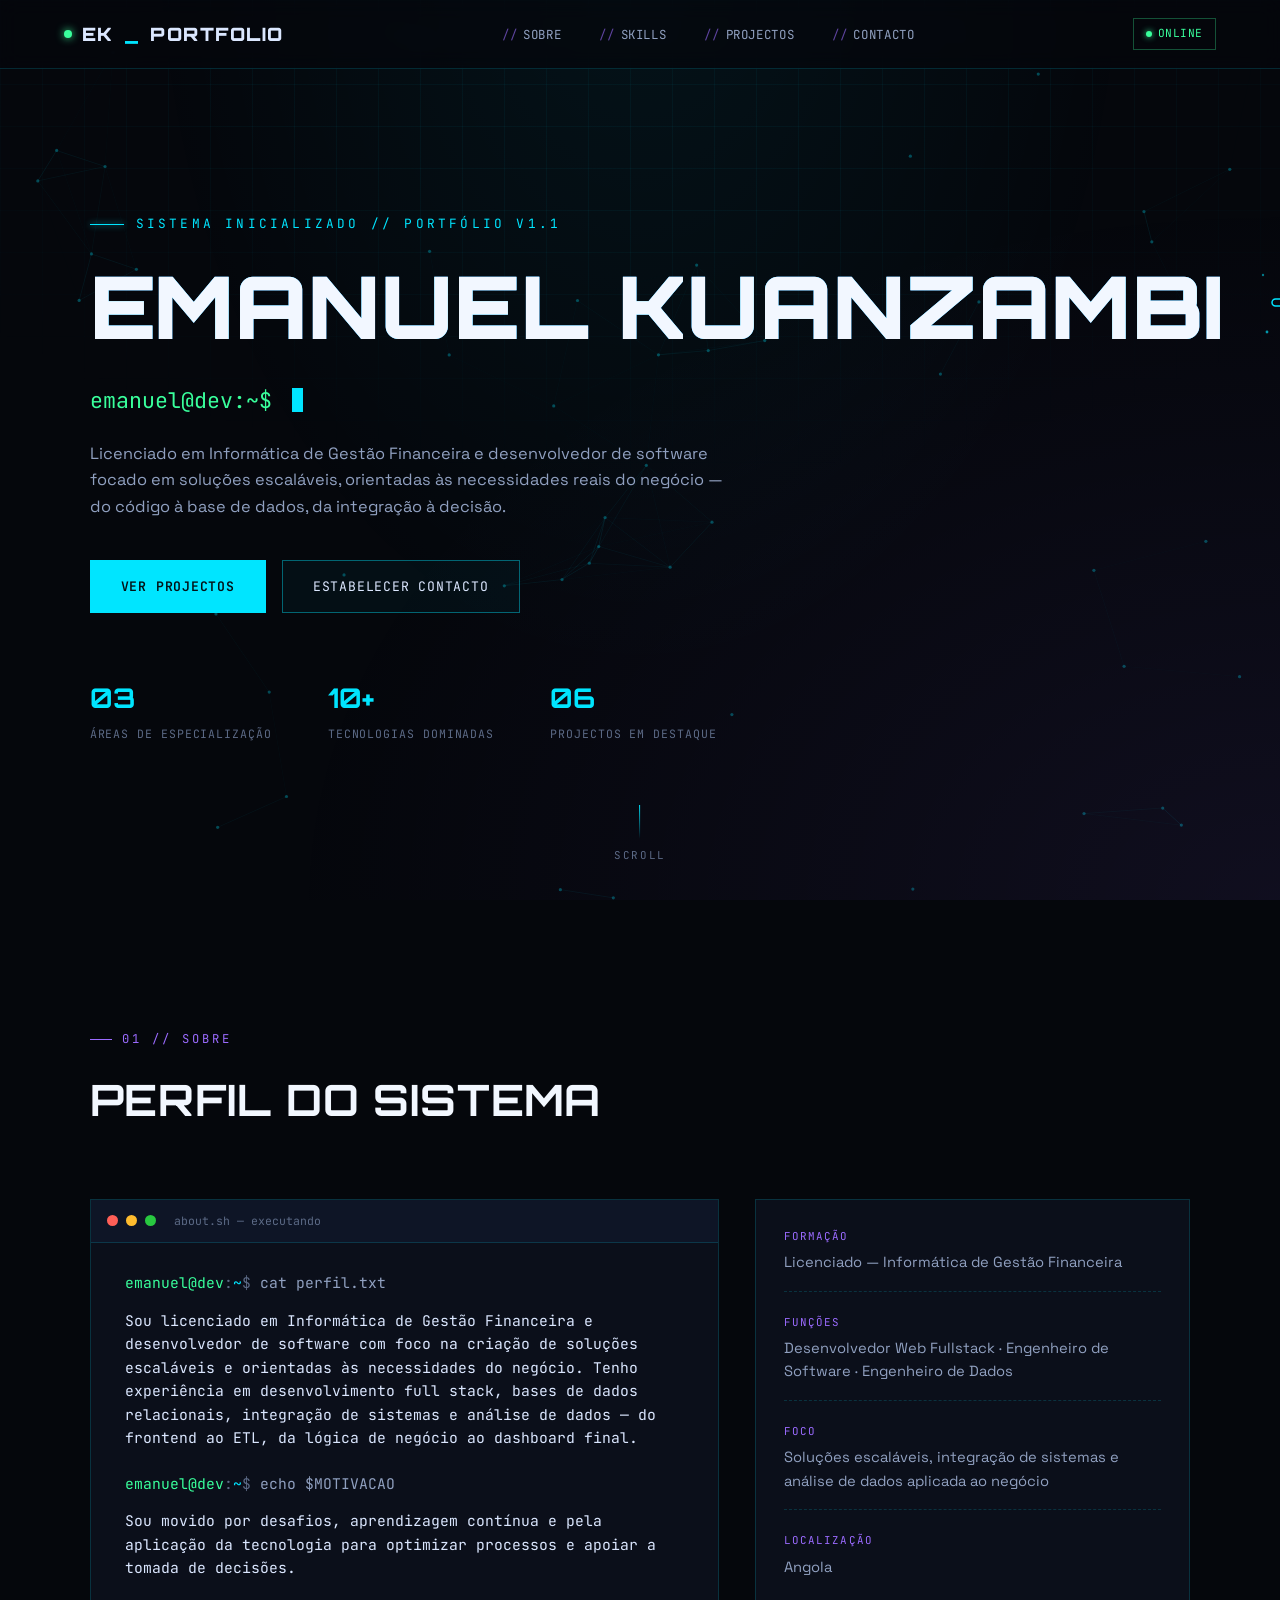
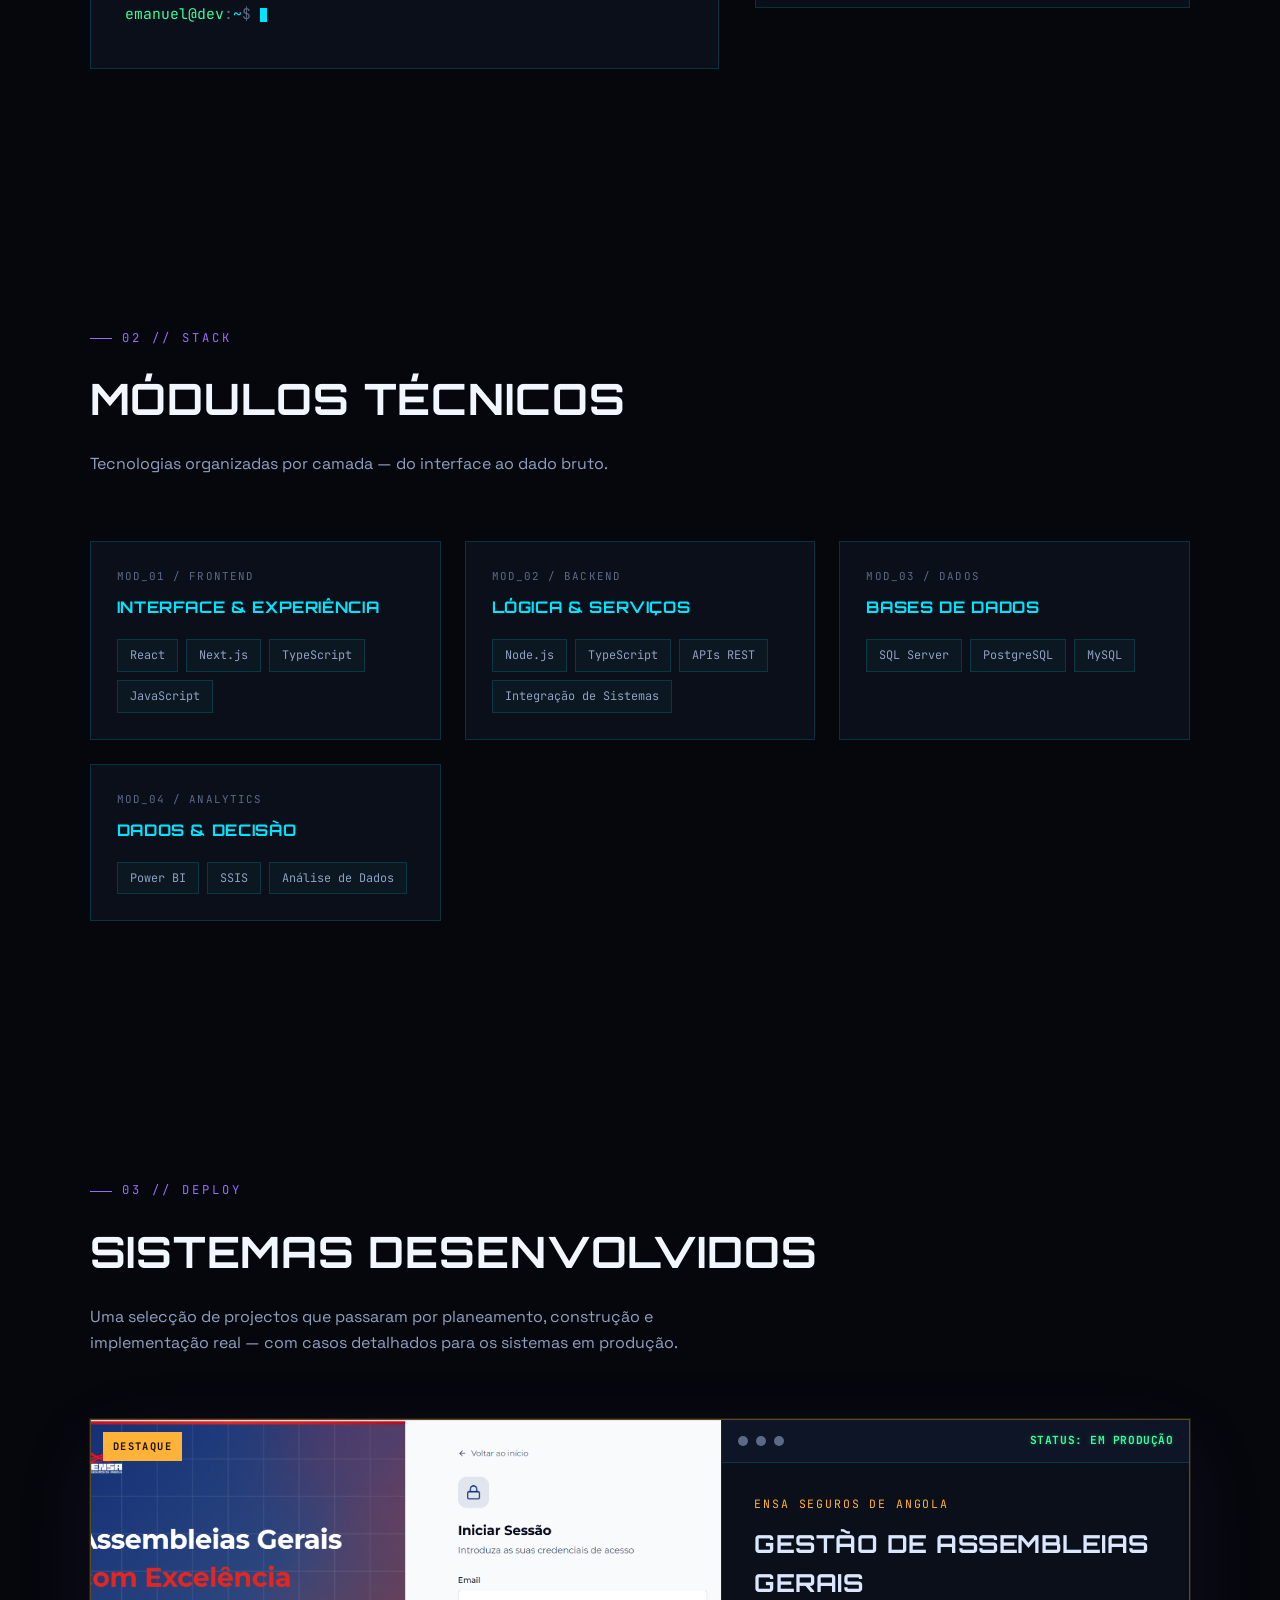
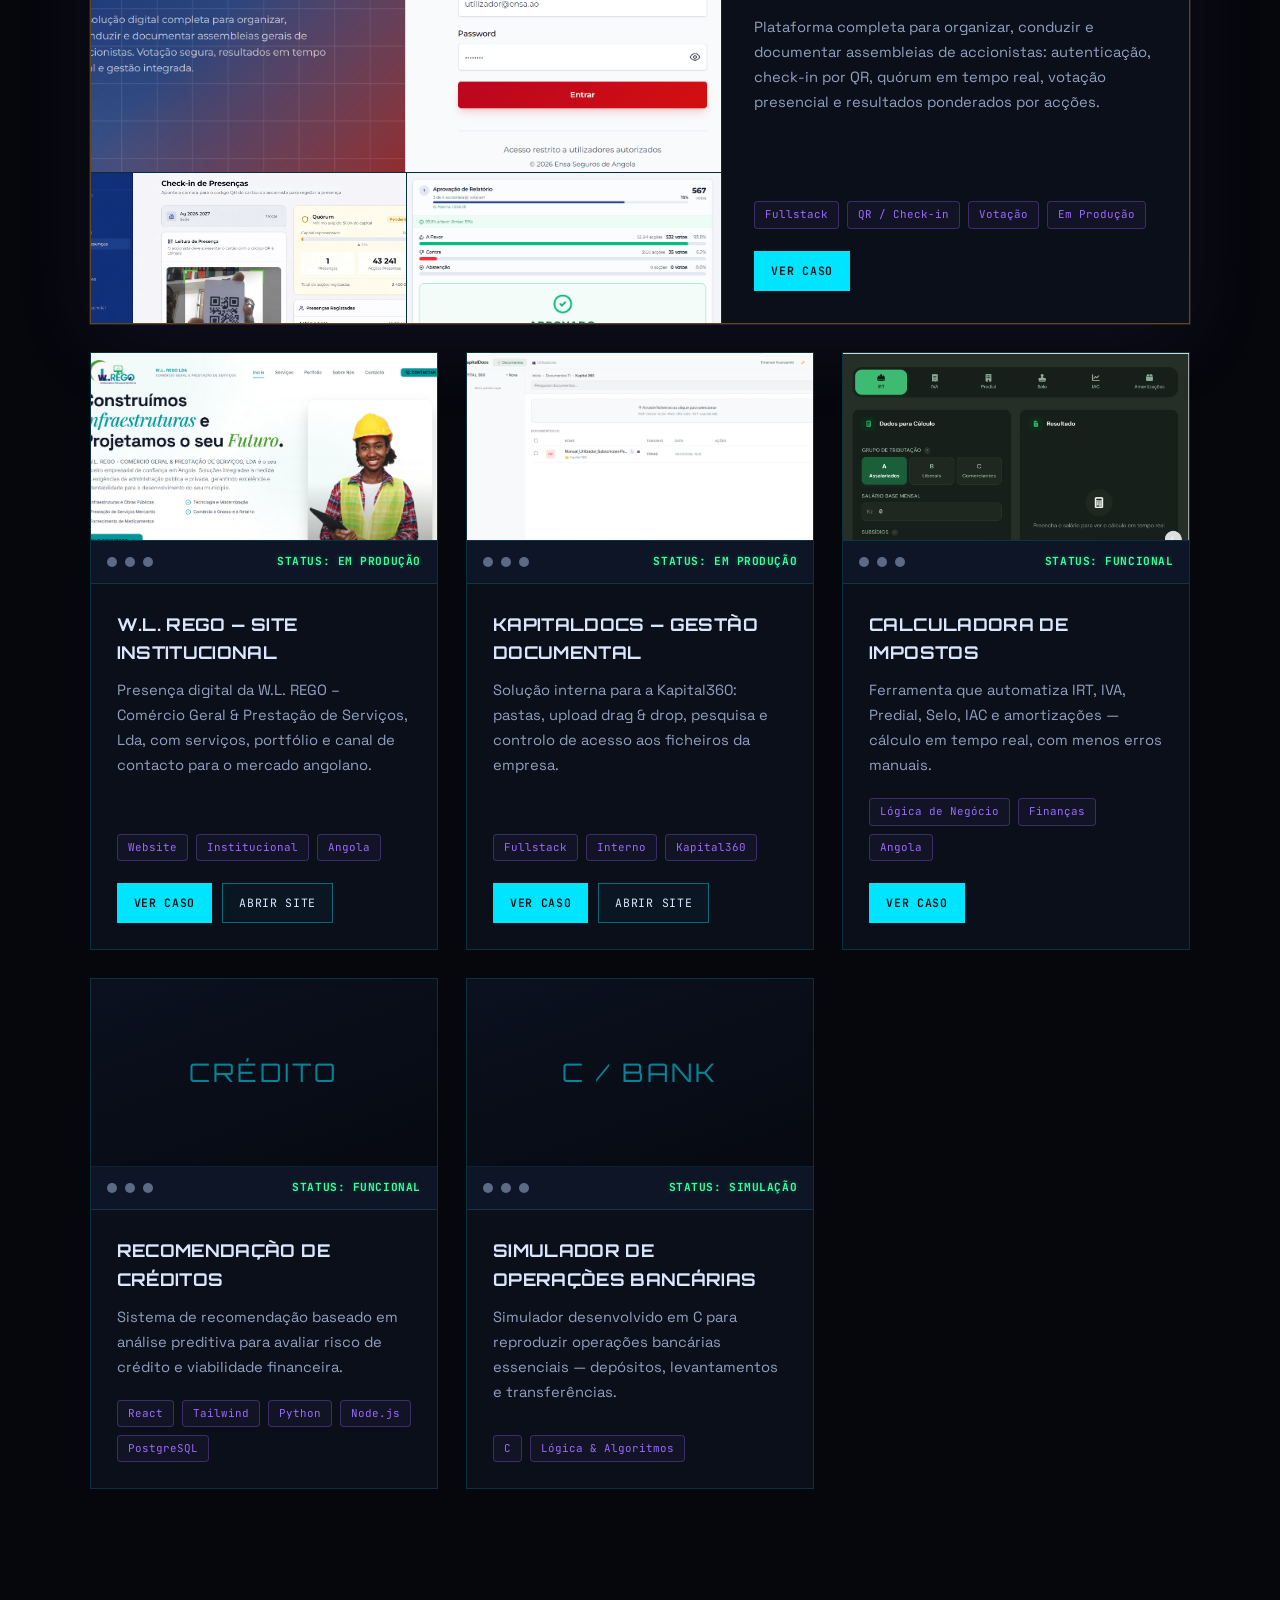
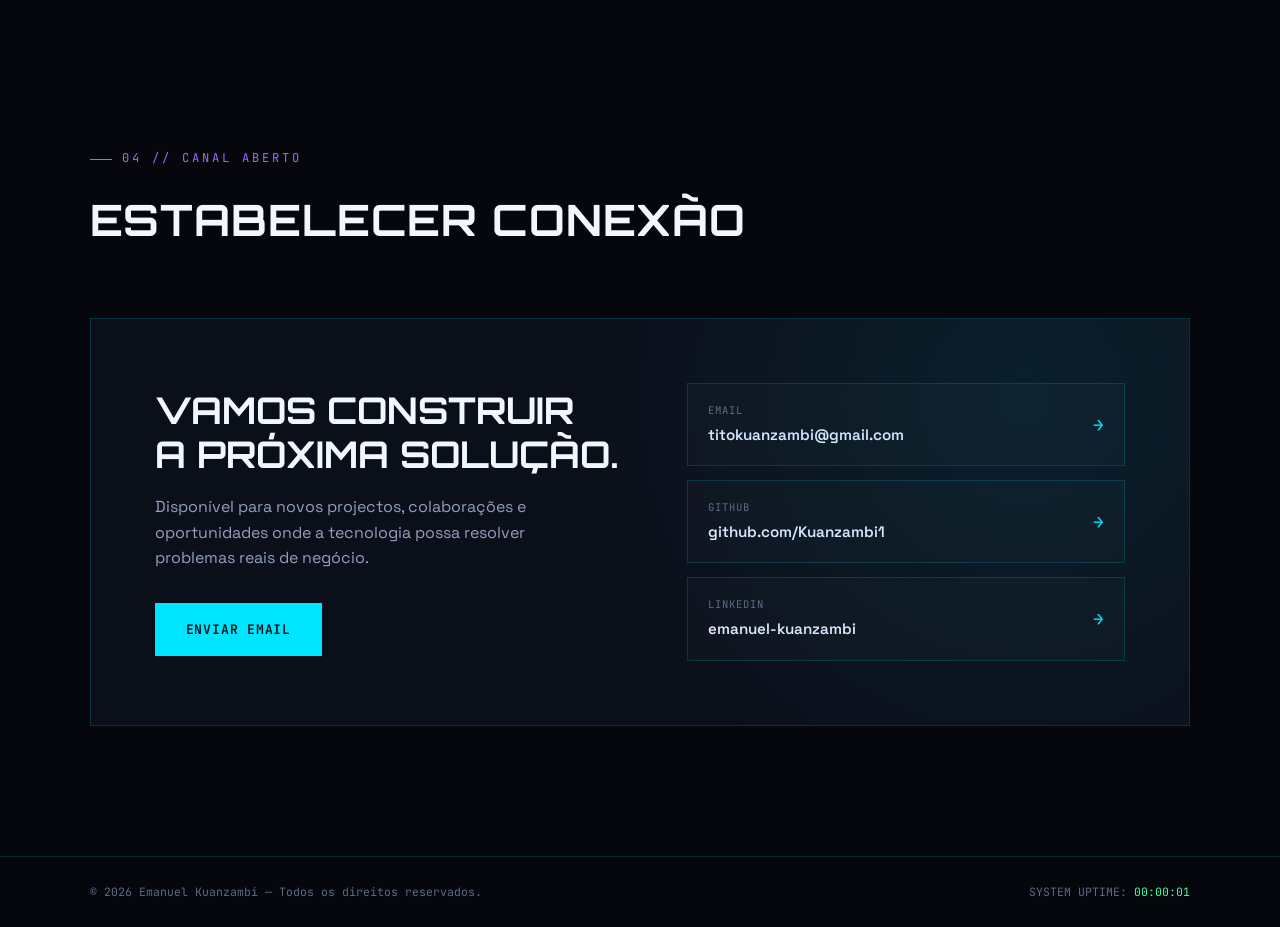
<file: index.html>
<!DOCTYPE html>
<html lang="pt">
<head>
<meta charset="UTF-8">
<meta name="viewport" content="width=device-width, initial-scale=1.0">
<title>Emanuel Kuanzambi — Engenheiro de Software</title>
<meta name="description" content="Portfólio de Emanuel Kuanzambi — Desenvolvedor Web Fullstack e Engenheiro de Software especializado em soluções escaláveis, sistemas em produção e dados.">
<link rel="icon" type="image/svg+xml" href="data:image/svg+xml,%3Csvg xmlns='http://www.w3.org/2000/svg' viewBox='0 0 32 32'%3E%3Crect width='32' height='32' rx='6' fill='%2305070c'/%3E%3Cpath d='M7 16h6M10 8l8 8-8 8' stroke='%2300e5ff' stroke-width='2.5' stroke-linecap='round' stroke-linejoin='round' fill='none'/%3E%3Crect x='19' y='21' width='6' height='3' fill='%2339ff9c'/%3E%3C/svg%3E">
<link rel="preconnect" href="https://fonts.googleapis.com">
<link rel="preconnect" href="https://fonts.gstatic.com" crossorigin>
<link href="https://fonts.googleapis.com/css2?family=Orbitron:wght@500;700;900&family=Space+Grotesk:wght@400;500;600;700&family=JetBrains+Mono:wght@400;500;600&display=swap" rel="stylesheet">
<link rel="stylesheet" href="css/styles.css">
</head>
<body>

<div id="boot">
  <div id="boot-log"></div>
  <div id="boot-bar"><span></span></div>
</div>

<canvas id="circuit-bg"></canvas>
<div class="grid-overlay"></div>
<div class="noise-vignette"></div>

<nav>
  <a class="logo" href="index.html"><span class="dot"></span>EK<span>_</span>PORTFOLIO</a>
  <ul class="nav-links">
    <li><a href="#about">Sobre</a></li>
    <li><a href="#skills">Skills</a></li>
    <li><a href="#projects">Projectos</a></li>
    <li><a href="#contact">Contacto</a></li>
  </ul>
  <div class="nav-status">ONLINE</div>
  <button class="nav-toggle" id="nav-toggle" aria-label="Abrir menu de navegação">
    <span></span>
    <span></span>
    <span></span>
  </button>
</nav>

<main>
  <section class="hero">
    <div class="eyebrow">SISTEMA INICIALIZADO // PORTFÓLIO v1.1</div>
    <h1><span class="glitch-wrap" data-text="EMANUEL KUANZAMBI">EMANUEL KUANZAMBI</span><span class="astro-container" aria-hidden="true"><svg viewBox="0 0 100 120" fill="none" xmlns="http://www.w3.org/2000/svg"><circle cx="50" cy="22" r="18" stroke="var(--cyan)" stroke-width="1.6"/><circle cx="50" cy="22" r="13" fill="var(--bg-panel)" stroke="var(--border-strong)" stroke-width=".8"/><path d="M42 19q8-6 16 0" stroke="var(--cyan)" stroke-width="1.2" opacity=".5"/><rect x="35" y="40" width="30" height="32" rx="7" stroke="var(--cyan)" stroke-width="1.6"/><circle cx="50" cy="52" r="4.5" fill="var(--amber)" opacity=".7"/><rect x="38" y="46" width="24" height="1.5" rx=".8" fill="var(--cyan)" opacity=".25"/><rect x="23" y="42" width="13" height="7" rx="3.5" stroke="var(--cyan)" stroke-width="1.5"/><rect x="64" y="42" width="13" height="7" rx="3.5" stroke="var(--cyan)" stroke-width="1.5"/><rect x="37" y="70" width="11" height="20" rx="5" stroke="var(--cyan)" stroke-width="1.5"/><rect x="52" y="70" width="11" height="20" rx="5" stroke="var(--cyan)" stroke-width="1.5"/><rect x="35" y="88" width="14" height="6" rx="3" stroke="var(--cyan)" stroke-width="1"/><rect x="51" y="88" width="14" height="6" rx="3" stroke="var(--cyan)" stroke-width="1"/><rect x="46" y="34" width="8" height="13" rx="3" fill="var(--bg-panel-alt)" stroke="var(--border)" stroke-width=".8"/><ellipse cx="50" cy="107" rx="4" ry="9" fill="var(--amber)" opacity=".5"><animate attributeName="ry" values="9;13;9" dur=".6s" repeatCount="indefinite"/></ellipse><circle cx="14" cy="18" r="1.2" fill="var(--cyan)" opacity=".5"><animate attributeName="opacity" values=".5;1;.5" dur="1.8s" repeatCount="indefinite"/></circle><circle cx="86" cy="44" r="1" fill="var(--violet)" opacity=".4"><animate attributeName="opacity" values=".4;1;.4" dur="2.2s" repeatCount="indefinite"/></circle><circle cx="18" cy="75" r="1.4" fill="var(--cyan)" opacity=".4"><animate attributeName="opacity" values=".4;1;.4" dur="1.5s" repeatCount="indefinite"/></circle></svg></span></h1>
    <div class="role-line">
      <span class="prompt">emanuel@dev:~$</span>
      <span id="role-text"></span><span class="cursor"></span>
    </div>
    <p class="tagline">Licenciado em Informática de Gestão Financeira e desenvolvedor de software focado em soluções escaláveis, orientadas às necessidades reais do negócio — do código à base de dados, da integração à decisão.</p>
    <div class="hero-ctas">
      <a href="#projects" class="btn primary">Ver Projectos</a>
      <a href="#contact" class="btn ghost">Estabelecer Contacto</a>
    </div>
    <div class="hero-stats">
      <div class="stat"><b>03</b><span>Áreas de Especialização</span></div>
      <div class="stat"><b>10+</b><span>Tecnologias Dominadas</span></div>
      <div class="stat"><b>06</b><span>Projectos em Destaque</span></div>
    </div>
    <div class="scroll-cue"><span class="line"></span>SCROLL</div>
  </section>

  <section id="about">
    <div class="section-head reveal">
      <div class="section-tag">01 // Sobre</div>
      <h2>Perfil do sistema</h2>
    </div>
    <div class="about-grid">
      <div class="terminal reveal">
        <div class="terminal-head">
          <span></span><span></span><span></span>
          <b>about.sh — executando</b>
        </div>
        <div class="terminal-body">
          <div class="line"><span class="p1">emanuel@dev</span><span class="comment">:</span><span class="p2">~</span><span class="comment">$</span> cat perfil.txt</div>
          <div class="out">Sou licenciado em Informática de Gestão Financeira e desenvolvedor de software com foco na criação de soluções escaláveis e orientadas às necessidades do negócio. Tenho experiência em desenvolvimento full stack, bases de dados relacionais, integração de sistemas e análise de dados — do frontend ao ETL, da lógica de negócio ao dashboard final.</div>
          <div class="line"><span class="p1">emanuel@dev</span><span class="comment">:</span><span class="p2">~</span><span class="comment">$</span> echo $MOTIVACAO</div>
          <div class="out">Sou movido por desafios, aprendizagem contínua e pela aplicação da tecnologia para optimizar processos e apoiar a tomada de decisões.</div>
          <div class="line"><span class="p1">emanuel@dev</span><span class="comment">:</span><span class="p2">~</span><span class="comment">$</span> <span class="cursor" style="display:inline-block;width:.5em;height:1em;background:var(--cyan);vertical-align:middle;"></span></div>
        </div>
      </div>
      <div class="info-panel reveal">
        <div class="info-row">
          <div class="label">Formação</div>
          <div class="value small">Licenciado — Informática de Gestão Financeira</div>
        </div>
        <div class="info-row">
          <div class="label">Funções</div>
          <div class="value small">Desenvolvedor Web Fullstack · Engenheiro de Software · Engenheiro de Dados</div>
        </div>
        <div class="info-row">
          <div class="label">Foco</div>
          <div class="value small">Soluções escaláveis, integração de sistemas e análise de dados aplicada ao negócio</div>
        </div>
        <div class="info-row">
          <div class="label">Localização</div>
          <div class="value small">Angola</div>
        </div>
      </div>
    </div>
  </section>

  <section id="skills">
    <div class="section-head reveal">
      <div class="section-tag">02 // Stack</div>
      <h2>Módulos técnicos</h2>
      <p>Tecnologias organizadas por camada — do interface ao dado bruto.</p>
    </div>
    <div class="skills-grid">
      <div class="skill-module reveal">
        <div class="mod-id">MOD_01 / FRONTEND</div>
        <h3>Interface &amp; Experiência</h3>
        <div class="tag-list">
          <span>React</span><span>Next.js</span><span>TypeScript</span><span>JavaScript</span>
        </div>
      </div>
      <div class="skill-module reveal">
        <div class="mod-id">MOD_02 / BACKEND</div>
        <h3>Lógica &amp; Serviços</h3>
        <div class="tag-list">
          <span>Node.js</span><span>TypeScript</span><span>APIs REST</span><span>Integração de Sistemas</span>
        </div>
      </div>
      <div class="skill-module reveal">
        <div class="mod-id">MOD_03 / DADOS</div>
        <h3>Bases de Dados</h3>
        <div class="tag-list">
          <span>SQL Server</span><span>PostgreSQL</span><span>MySQL</span>
        </div>
      </div>
      <div class="skill-module reveal">
        <div class="mod-id">MOD_04 / ANALYTICS</div>
        <h3>Dados &amp; Decisão</h3>
        <div class="tag-list">
          <span>Power BI</span><span>SSIS</span><span>Análise de Dados</span>
        </div>
      </div>
    </div>
  </section>

  <section id="projects">
    <div class="section-head reveal">
      <div class="section-tag">03 // Deploy</div>
      <h2>Sistemas desenvolvidos</h2>
      <p>Uma selecção de projectos que passaram por planeamento, construção e implementação real — com casos detalhados para os sistemas em produção.</p>
    </div>
    <div class="projects-grid">

      <article class="project-card featured reveal">
        <a class="featured-media" href="pages/project-ensa.html" aria-label="Ver caso de estudo Gestão de Assembleias Gerais ENSA">
          <span class="p-badge">Destaque</span>
          <img class="main" src="img/ensa-login.png" alt="Ecrã de login das Assembleias Gerais da ENSA">
          <div class="p-thumbs">
            <img src="img/ensa-checkin.jpg" alt="Check-in de presenças por código QR">
            <img src="img/ensa-resultado.png" alt="Resultado de votação em tempo real">
          </div>
        </a>
        <div class="featured-copy">
          <div class="p-head">
            <span class="dot-win red"></span><span class="dot-win yellow"></span><span class="dot-win green"></span>
            <b>STATUS: EM PRODUÇÃO</b>
          </div>
          <div class="p-body">
            <div class="p-kicker">ENSA Seguros de Angola</div>
            <h3>Gestão de Assembleias Gerais</h3>
            <p>Plataforma completa para organizar, conduzir e documentar assembleias de accionistas: autenticação, check-in por QR, quórum em tempo real, votação presencial e resultados ponderados por acções.</p>
            <div class="p-tags"><span>Fullstack</span><span>QR / Check-in</span><span>Votação</span><span>Em Produção</span></div>
            <div class="p-actions">
              <a class="btn primary sm" href="pages/project-ensa.html">Ver caso</a>
            </div>
          </div>
        </div>
      </article>

      <article class="project-card reveal">
        <a class="p-preview" href="pages/project-wlrego.html">
          <img src="img/wl-rego.png" alt="Website institucional da W.L. REGO">
        </a>
        <div class="p-head">
          <span class="dot-win red"></span><span class="dot-win yellow"></span><span class="dot-win green"></span>
          <b>STATUS: EM PRODUÇÃO</b>
        </div>
        <div class="p-body">
          <h3>W.L. REGO — Site Institucional</h3>
          <p>Presença digital da W.L. REGO – Comércio Geral &amp; Prestação de Serviços, Lda, com serviços, portfólio e canal de contacto para o mercado angolano.</p>
          <div class="p-tags"><span>Website</span><span>Institucional</span><span>Angola</span></div>
          <div class="p-actions">
            <a class="btn primary sm" href="pages/project-wlrego.html">Ver caso</a>
            <a class="btn ghost sm" href="https://wlrego.ao/" target="_blank" rel="noopener">Abrir site</a>
          </div>
        </div>
      </article>

      <article class="project-card reveal">
        <a class="p-preview" href="pages/project-kapitaldocs.html">
          <img src="img/docs-home.png" alt="Painel de documentos do KapitalDocs">
        </a>
        <div class="p-head">
          <span class="dot-win red"></span><span class="dot-win yellow"></span><span class="dot-win green"></span>
          <b>STATUS: EM PRODUÇÃO</b>
        </div>
        <div class="p-body">
          <h3>KapitalDocs — Gestão Documental</h3>
          <p>Solução interna para a Kapital360: pastas, upload drag &amp; drop, pesquisa e controlo de acesso aos ficheiros da empresa.</p>
          <div class="p-tags"><span>Fullstack</span><span>Interno</span><span>Kapital360</span></div>
          <div class="p-actions">
            <a class="btn primary sm" href="pages/project-kapitaldocs.html">Ver caso</a>
            <a class="btn ghost sm" href="https://docs.kapital360.ao/" target="_blank" rel="noopener">Abrir site</a>
          </div>
        </div>
      </article>

      <article class="project-card reveal">
        <a class="p-preview" href="pages/project-impostos.html">
          <img src="img/calculadora-impostos.png" alt="Calculadora de impostos com cálculo de IRT">
        </a>
        <div class="p-head">
          <span class="dot-win red"></span><span class="dot-win yellow"></span><span class="dot-win green"></span>
          <b>STATUS: FUNCIONAL</b>
        </div>
        <div class="p-body">
          <h3>Calculadora de Impostos</h3>
          <p>Ferramenta que automatiza IRT, IVA, Predial, Selo, IAC e amortizações — cálculo em tempo real, com menos erros manuais.</p>
          <div class="p-tags"><span>Lógica de Negócio</span><span>Finanças</span><span>Angola</span></div>
          <div class="p-actions">
            <a class="btn primary sm" href="pages/project-impostos.html">Ver caso</a>
          </div>
        </div>
      </article>

      <article class="project-card reveal">
        <div class="p-preview placeholder" aria-hidden="true">CRÉDITO</div>
        <div class="p-head">
          <span class="dot-win red"></span><span class="dot-win yellow"></span><span class="dot-win green"></span>
          <b>STATUS: FUNCIONAL</b>
        </div>
        <div class="p-body">
          <h3>Recomendação de Créditos</h3>
          <p>Sistema de recomendação baseado em análise preditiva para avaliar risco de crédito e viabilidade financeira.</p>
          <div class="p-tags"><span>React</span><span>Tailwind</span><span>Python</span><span>Node.js</span><span>PostgreSQL</span></div>
        </div>
      </article>

      <article class="project-card reveal">
        <div class="p-preview placeholder" aria-hidden="true">C / BANK</div>
        <div class="p-head">
          <span class="dot-win red"></span><span class="dot-win yellow"></span><span class="dot-win green"></span>
          <b>STATUS: SIMULAÇÃO</b>
        </div>
        <div class="p-body">
          <h3>Simulador de Operações Bancárias</h3>
          <p>Simulador desenvolvido em C para reproduzir operações bancárias essenciais — depósitos, levantamentos e transferências.</p>
          <div class="p-tags"><span>C</span><span>Lógica &amp; Algoritmos</span></div>
        </div>
      </article>

    </div>
  </section>

  <section id="contact">
    <div class="section-head reveal">
      <div class="section-tag">04 // Canal Aberto</div>
      <h2>Estabelecer conexão</h2>
    </div>
    <div class="contact-panel reveal">
      <div class="contact-left">
        <h2>Vamos construir<br>a próxima solução.</h2>
        <p>Disponível para novos projectos, colaborações e oportunidades onde a tecnologia possa resolver problemas reais de negócio.</p>
        <a href="mailto:titokuanzambi@gmail.com" class="btn primary">Enviar email</a>
      </div>
      <div class="connect-list">
        <a class="connect-item" href="mailto:titokuanzambi@gmail.com">
          <span class="c-label"><small>Email</small><b>titokuanzambi@gmail.com</b></span>
          <span class="arrow">→</span>
        </a>
        <a class="connect-item" href="https://github.com/Kuanzambi1" target="_blank" rel="noopener">
          <span class="c-label"><small>GitHub</small><b>github.com/Kuanzambi1</b></span>
          <span class="arrow">→</span>
        </a>
        <a class="connect-item" href="https://www.linkedin.com/in/emanuel-kuanzambi-23621225a/" target="_blank" rel="noopener">
          <span class="c-label"><small>LinkedIn</small><b>emanuel-kuanzambi</b></span>
          <span class="arrow">→</span>
        </a>
      </div>
    </div>
  </section>
</main>

<footer>
  <div>© <span id="year"></span> Emanuel Kuanzambi — Todos os direitos reservados.</div>
  <div>SYSTEM UPTIME: <span class="uptime" id="uptime">00:00:00</span></div>
</footer>

<script src="js/app.js"></script>
</body>
</html>
</file>
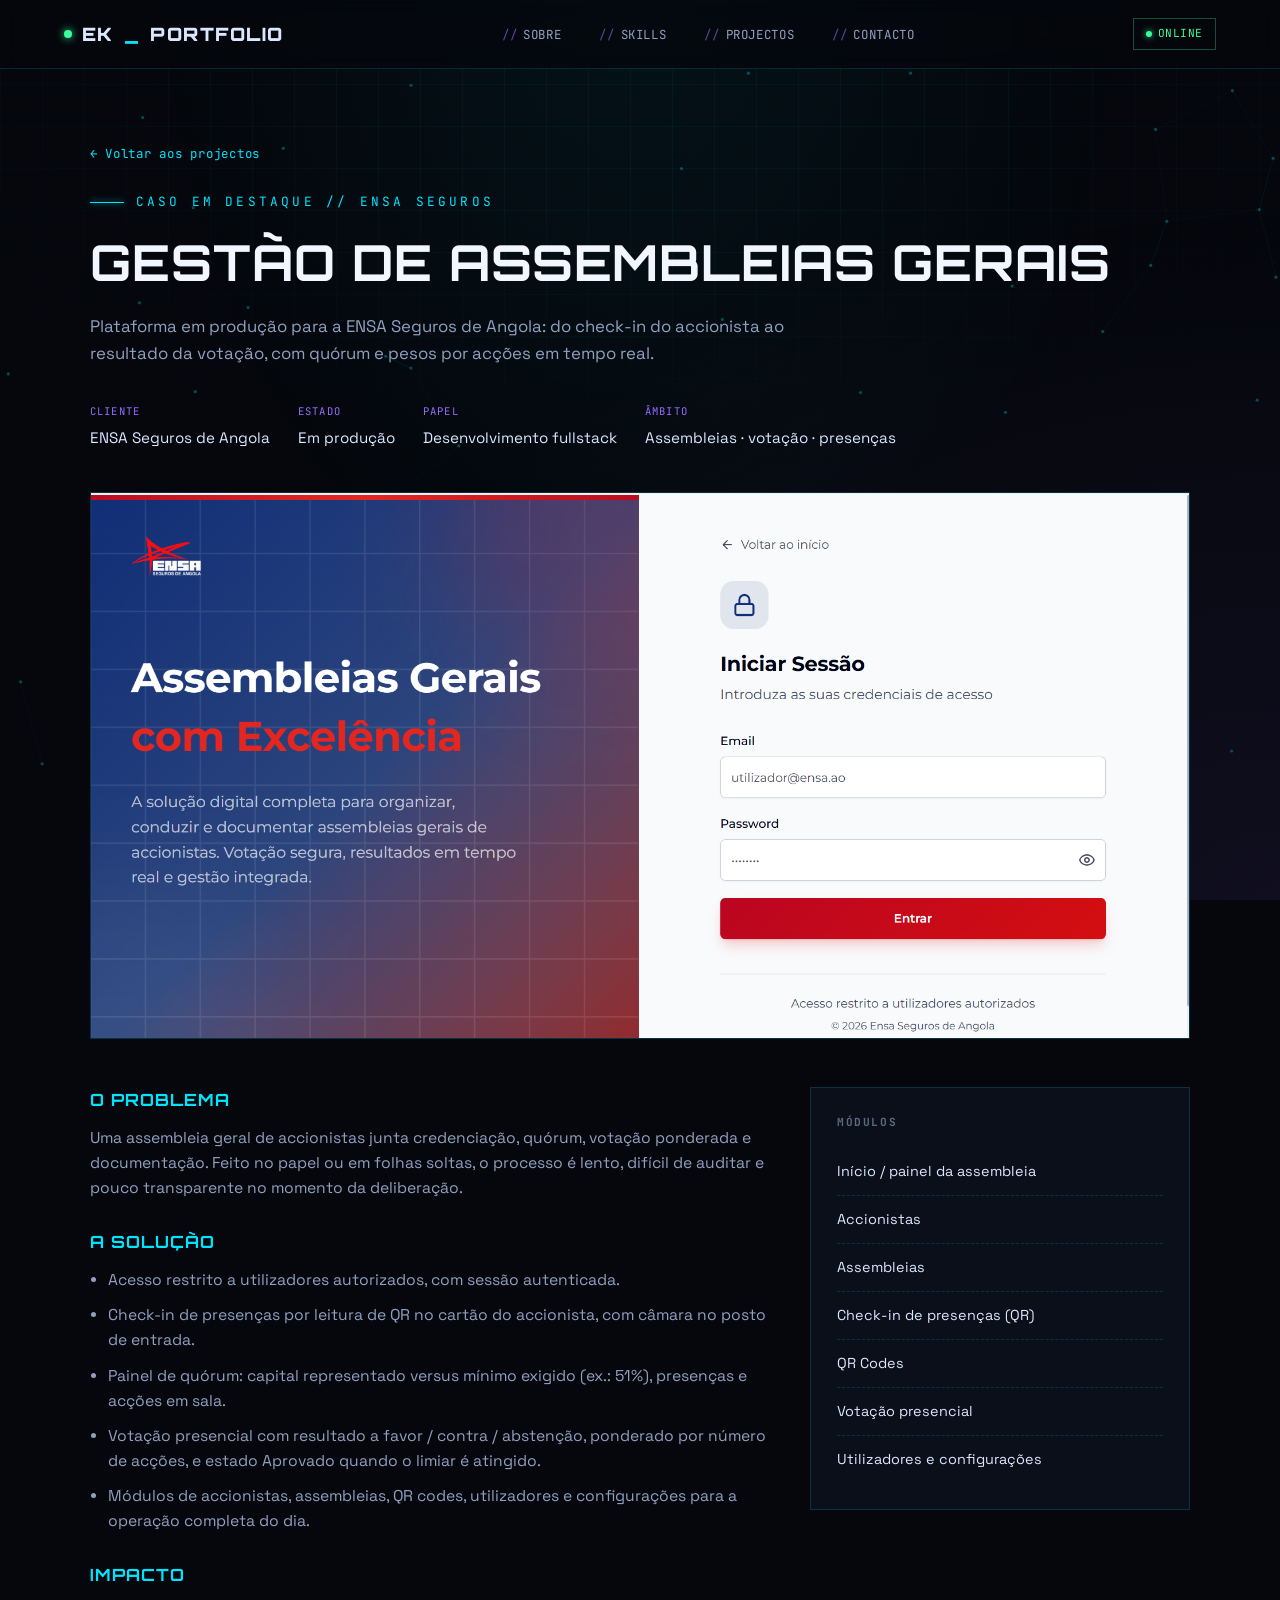
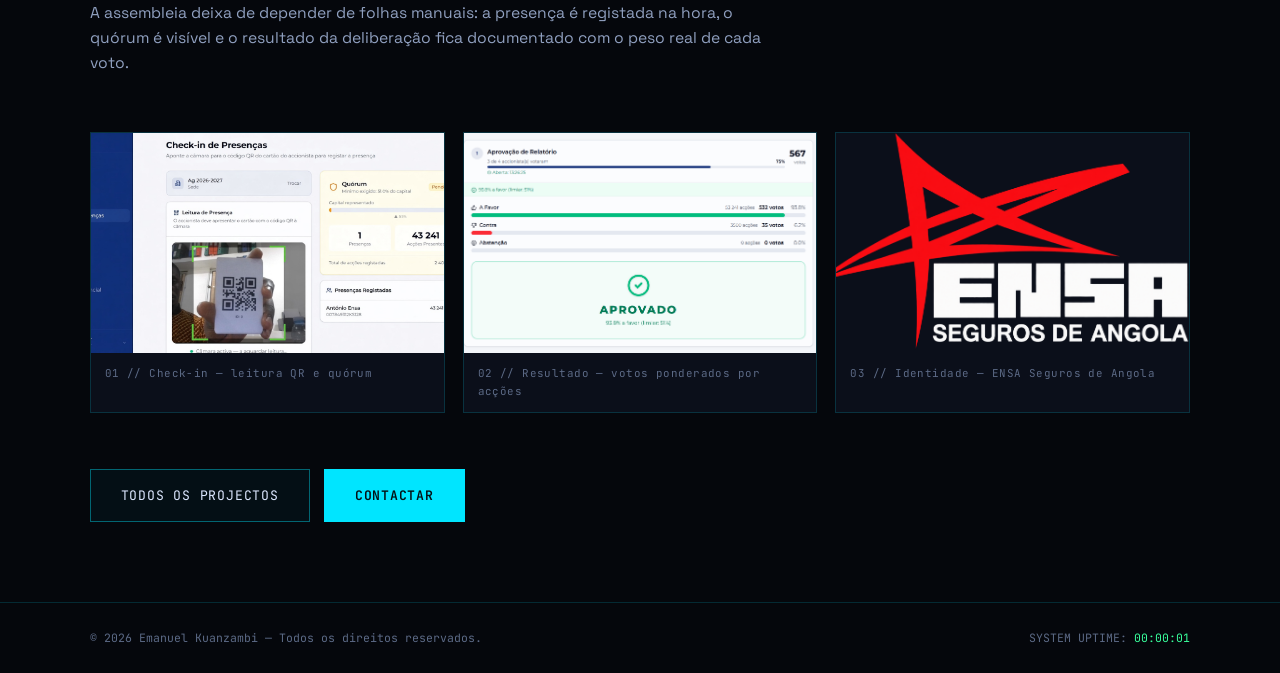
<file: pages/project-ensa.html>
<!DOCTYPE html>
<html lang="pt">
<head>
<meta charset="UTF-8">
<meta name="viewport" content="width=device-width, initial-scale=1.0">
<title>ENSA — Gestão de Assembleias Gerais · Emanuel Kuanzambi</title>
<meta name="description" content="Estudo de caso do Sistema de Gestão de Assembleias Gerais da ENSA Seguros de Angola — desenvolvido por Emanuel Kuanzambi.">
<link rel="icon" type="image/svg+xml" href="data:image/svg+xml,%3Csvg xmlns='http://www.w3.org/2000/svg' viewBox='0 0 32 32'%3E%3Crect width='32' height='32' rx='6' fill='%2305070c'/%3E%3Cpath d='M7 16h6M10 8l8 8-8 8' stroke='%2300e5ff' stroke-width='2.5' stroke-linecap='round' stroke-linejoin='round' fill='none'/%3E%3Crect x='19' y='21' width='6' height='3' fill='%2339ff9c'/%3E%3C/svg%3E">
<link rel="preconnect" href="https://fonts.googleapis.com">
<link rel="preconnect" href="https://fonts.gstatic.com" crossorigin>
<link href="https://fonts.googleapis.com/css2?family=Orbitron:wght@500;700;900&family=Space+Grotesk:wght@400;500;600;700&family=JetBrains+Mono:wght@400;500;600&display=swap" rel="stylesheet">
<link rel="stylesheet" href="../css/styles.css">
</head>
<body>
<canvas id="circuit-bg"></canvas>
<div class="grid-overlay"></div>
<div class="noise-vignette"></div>

<nav>
  <a class="logo" href="../index.html"><span class="dot"></span>EK<span>_</span>PORTFOLIO</a>
  <ul class="nav-links">
    <li><a href="../index.html#about">Sobre</a></li>
    <li><a href="../index.html#skills">Skills</a></li>
    <li><a href="../index.html#projects">Projectos</a></li>
    <li><a href="../index.html#contact">Contacto</a></li>
  </ul>
  <div class="nav-status">ONLINE</div>
  <button class="nav-toggle" id="nav-toggle" aria-label="Abrir menu de navegação">
    <span></span>
    <span></span>
    <span></span>
  </button>
</nav>

<main>
  <article class="case">
    <a class="back-link" href="../index.html#projects">← Voltar aos projectos</a>
    <div class="eyebrow">Caso em destaque // ENSA Seguros</div>
    <h1>Gestão de Assembleias Gerais</h1>
    <p class="lede">Plataforma em produção para a ENSA Seguros de Angola: do check-in do accionista ao resultado da votação, com quórum e pesos por acções em tempo real.</p>

    <div class="case-meta">
      <div class="item"><div class="label">Cliente</div><div class="value">ENSA Seguros de Angola</div></div>
      <div class="item"><div class="label">Estado</div><div class="value">Em produção</div></div>
      <div class="item"><div class="label">Papel</div><div class="value">Desenvolvimento fullstack</div></div>
      <div class="item"><div class="label">Âmbito</div><div class="value">Assembleias · votação · presenças</div></div>
    </div>

    <figure class="case-hero-img reveal">
      <img src="../img/ensa-login.png" alt="Login da plataforma de Assembleias Gerais da ENSA">
    </figure>

    <div class="case-layout">
      <div class="case-copy reveal">
        <h2>O problema</h2>
        <p>Uma assembleia geral de accionistas junta credenciação, quórum, votação ponderada e documentação. Feito no papel ou em folhas soltas, o processo é lento, difícil de auditar e pouco transparente no momento da deliberação.</p>
        <h2>A solução</h2>
        <ul>
          <li>Acesso restrito a utilizadores autorizados, com sessão autenticada.</li>
          <li>Check-in de presenças por leitura de QR no cartão do accionista, com câmara no posto de entrada.</li>
          <li>Painel de quórum: capital representado versus mínimo exigido (ex.: 51%), presenças e acções em sala.</li>
          <li>Votação presencial com resultado a favor / contra / abstenção, ponderado por número de acções, e estado Aprovado quando o limiar é atingido.</li>
          <li>Módulos de accionistas, assembleias, QR codes, utilizadores e configurações para a operação completa do dia.</li>
        </ul>
        <h2>Impacto</h2>
        <p>A assembleia deixa de depender de folhas manuais: a presença é registada na hora, o quórum é visível e o resultado da deliberação fica documentado com o peso real de cada voto.</p>
      </div>
      <aside class="case-aside reveal">
        <h3>Módulos</h3>
        <div class="mod">Início / painel da assembleia</div>
        <div class="mod">Accionistas</div>
        <div class="mod">Assembleias</div>
        <div class="mod">Check-in de presenças (QR)</div>
        <div class="mod">QR Codes</div>
        <div class="mod">Votação presencial</div>
        <div class="mod">Utilizadores e configurações</div>
      </aside>
    </div>

    <div class="gallery">
      <figure class="reveal">
        <img src="../img/ensa-checkin.jpg" alt="Check-in de presenças com leitura de QR e painel de quórum">
        <figcaption>01 // Check-in — leitura QR e quórum</figcaption>
      </figure>
      <figure class="reveal">
        <img src="../img/ensa-resultado.png" alt="Resultado de votação com percentagens e estado aprovado">
        <figcaption>02 // Resultado — votos ponderados por acções</figcaption>
      </figure>
      <figure class="reveal">
        <img src="../img/logo-ensa.png" alt="Logótipo ENSA Seguros de Angola">
        <figcaption>03 // Identidade — ENSA Seguros de Angola</figcaption>
      </figure>
    </div>

    <div class="case-cta">
      <a class="btn ghost" href="../index.html#projects">Todos os projectos</a>
      <a class="btn primary" href="../index.html#contact">Contactar</a>
    </div>
  </article>
</main>

<footer>
  <div>© <span id="year"></span> Emanuel Kuanzambi — Todos os direitos reservados.</div>
  <div>SYSTEM UPTIME: <span class="uptime" id="uptime">00:00:00</span></div>
</footer>
<script src="../js/app.js"></script>
</body>
</html>
</file>
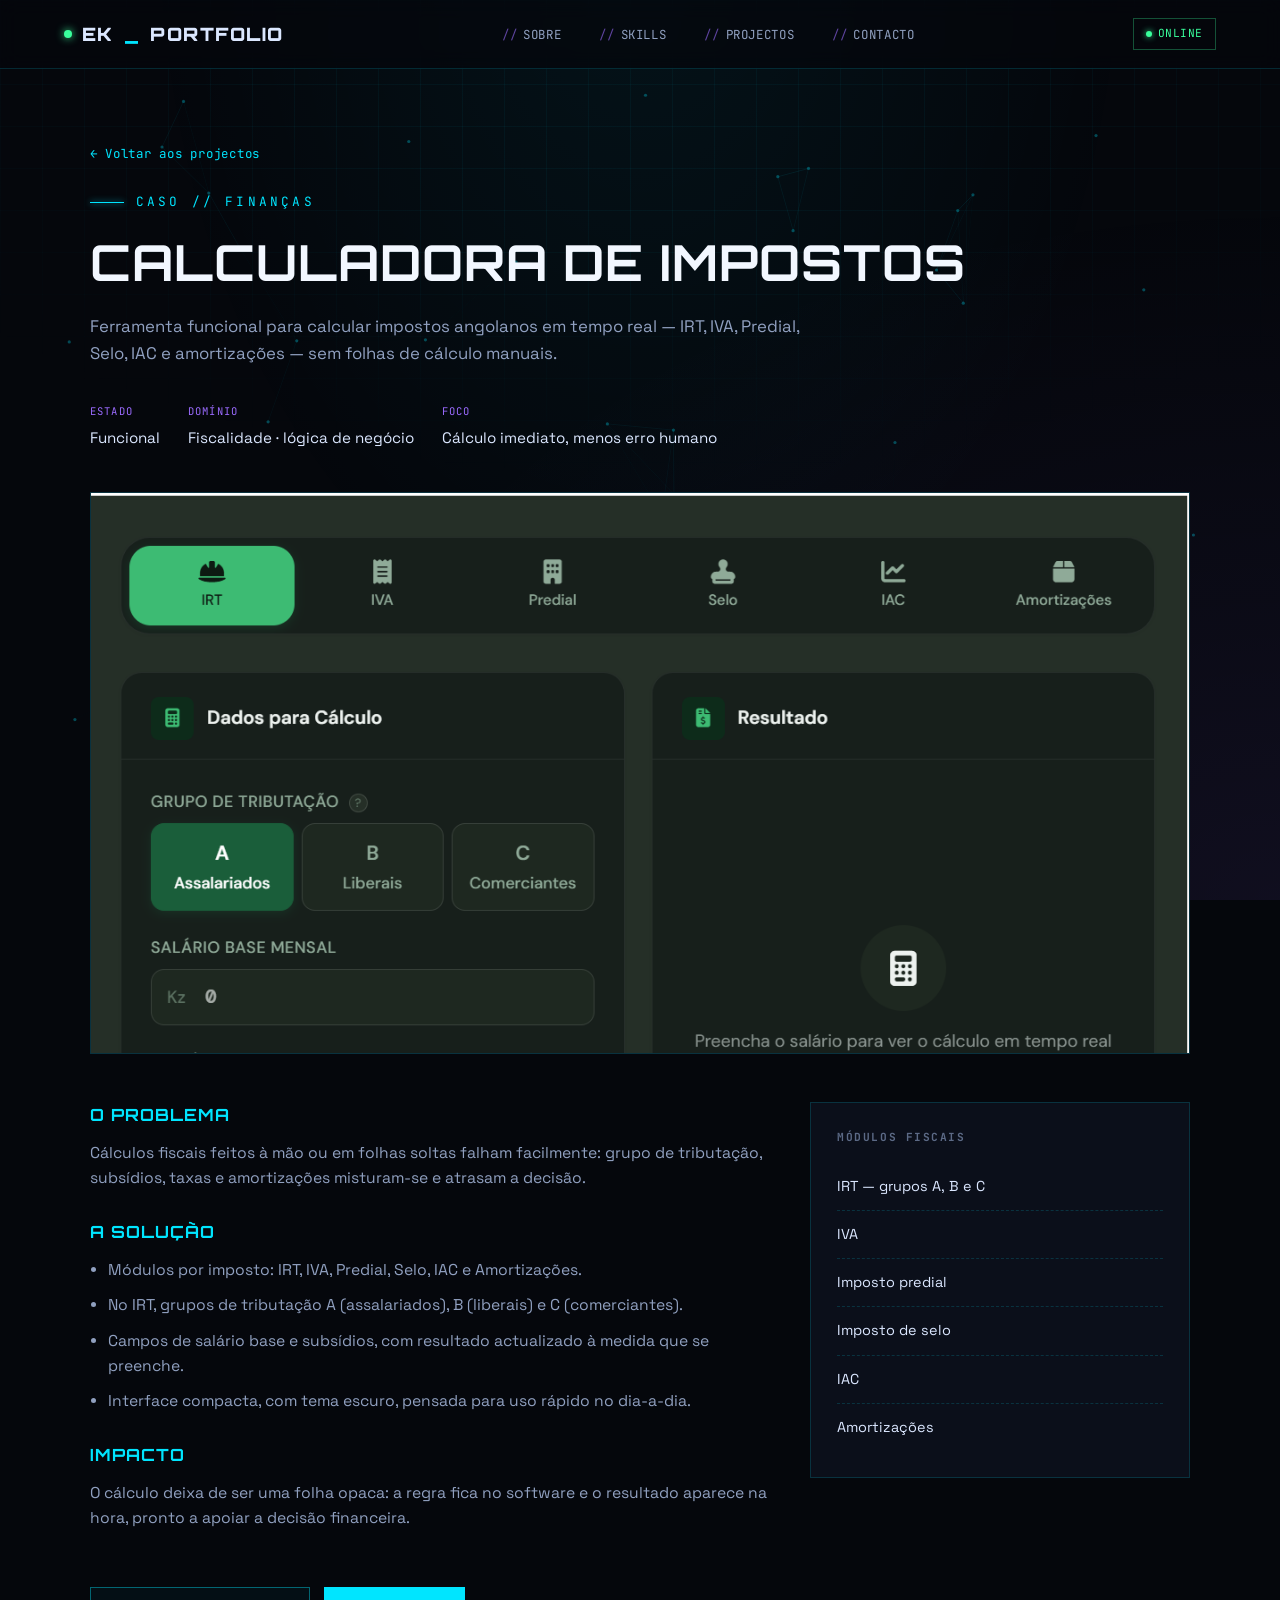
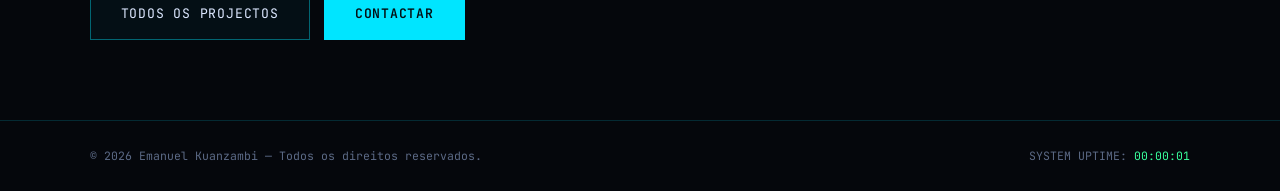
<file: pages/project-impostos.html>
<!DOCTYPE html>
<html lang="pt">
<head>
<meta charset="UTF-8">
<meta name="viewport" content="width=device-width, initial-scale=1.0">
<title>Calculadora de Impostos · Emanuel Kuanzambi</title>
<meta name="description" content="Estudo de caso da Calculadora de Impostos de Angola (IRT, IVA, Predial, Selo, IAC) desenvolvida por Emanuel Kuanzambi.">
<link rel="icon" type="image/svg+xml" href="data:image/svg+xml,%3Csvg xmlns='http://www.w3.org/2000/svg' viewBox='0 0 32 32'%3E%3Crect width='32' height='32' rx='6' fill='%2305070c'/%3E%3Cpath d='M7 16h6M10 8l8 8-8 8' stroke='%2300e5ff' stroke-width='2.5' stroke-linecap='round' stroke-linejoin='round' fill='none'/%3E%3Crect x='19' y='21' width='6' height='3' fill='%2339ff9c'/%3E%3C/svg%3E">
<link rel="preconnect" href="https://fonts.googleapis.com">
<link rel="preconnect" href="https://fonts.gstatic.com" crossorigin>
<link href="https://fonts.googleapis.com/css2?family=Orbitron:wght@500;700;900&family=Space+Grotesk:wght@400;500;600;700&family=JetBrains+Mono:wght@400;500;600&display=swap" rel="stylesheet">
<link rel="stylesheet" href="../css/styles.css">
</head>
<body>
<canvas id="circuit-bg"></canvas>
<div class="grid-overlay"></div>
<div class="noise-vignette"></div>

<nav>
  <a class="logo" href="../index.html"><span class="dot"></span>EK<span>_</span>PORTFOLIO</a>
  <ul class="nav-links">
    <li><a href="../index.html#about">Sobre</a></li>
    <li><a href="../index.html#skills">Skills</a></li>
    <li><a href="../index.html#projects">Projectos</a></li>
    <li><a href="../index.html#contact">Contacto</a></li>
  </ul>
  <div class="nav-status">ONLINE</div>
  <button class="nav-toggle" id="nav-toggle" aria-label="Abrir menu de navegação">
    <span></span>
    <span></span>
    <span></span>
  </button>
</nav>

<main>
  <article class="case">
    <a class="back-link" href="../index.html#projects">← Voltar aos projectos</a>
    <div class="eyebrow">Caso // Finanças</div>
    <h1>Calculadora de Impostos</h1>
    <p class="lede">Ferramenta funcional para calcular impostos angolanos em tempo real — IRT, IVA, Predial, Selo, IAC e amortizações — sem folhas de cálculo manuais.</p>

    <div class="case-meta">
      <div class="item"><div class="label">Estado</div><div class="value">Funcional</div></div>
      <div class="item"><div class="label">Domínio</div><div class="value">Fiscalidade · lógica de negócio</div></div>
      <div class="item"><div class="label">Foco</div><div class="value">Cálculo imediato, menos erro humano</div></div>
    </div>

    <figure class="case-hero-img reveal">
      <img src="../img/calculadora-impostos.png" alt="Interface da calculadora com grupos de tributação IRT">
    </figure>

    <div class="case-layout">
      <div class="case-copy reveal">
        <h2>O problema</h2>
        <p>Cálculos fiscais feitos à mão ou em folhas soltas falham facilmente: grupo de tributação, subsídios, taxas e amortizações misturam-se e atrasam a decisão.</p>
        <h2>A solução</h2>
        <ul>
          <li>Módulos por imposto: IRT, IVA, Predial, Selo, IAC e Amortizações.</li>
          <li>No IRT, grupos de tributação A (assalariados), B (liberais) e C (comerciantes).</li>
          <li>Campos de salário base e subsídios, com resultado actualizado à medida que se preenche.</li>
          <li>Interface compacta, com tema escuro, pensada para uso rápido no dia-a-dia.</li>
        </ul>
        <h2>Impacto</h2>
        <p>O cálculo deixa de ser uma folha opaca: a regra fica no software e o resultado aparece na hora, pronto a apoiar a decisão financeira.</p>
      </div>
      <aside class="case-aside reveal">
        <h3>Módulos fiscais</h3>
        <div class="mod">IRT — grupos A, B e C</div>
        <div class="mod">IVA</div>
        <div class="mod">Imposto predial</div>
        <div class="mod">Imposto de selo</div>
        <div class="mod">IAC</div>
        <div class="mod">Amortizações</div>
      </aside>
    </div>

    <div class="case-cta">
      <a class="btn ghost" href="../index.html#projects">Todos os projectos</a>
      <a class="btn primary" href="../index.html#contact">Contactar</a>
    </div>
  </article>
</main>

<footer>
  <div>© <span id="year"></span> Emanuel Kuanzambi — Todos os direitos reservados.</div>
  <div>SYSTEM UPTIME: <span class="uptime" id="uptime">00:00:00</span></div>
</footer>
<script src="../js/app.js"></script>
</body>
</html>
</file>
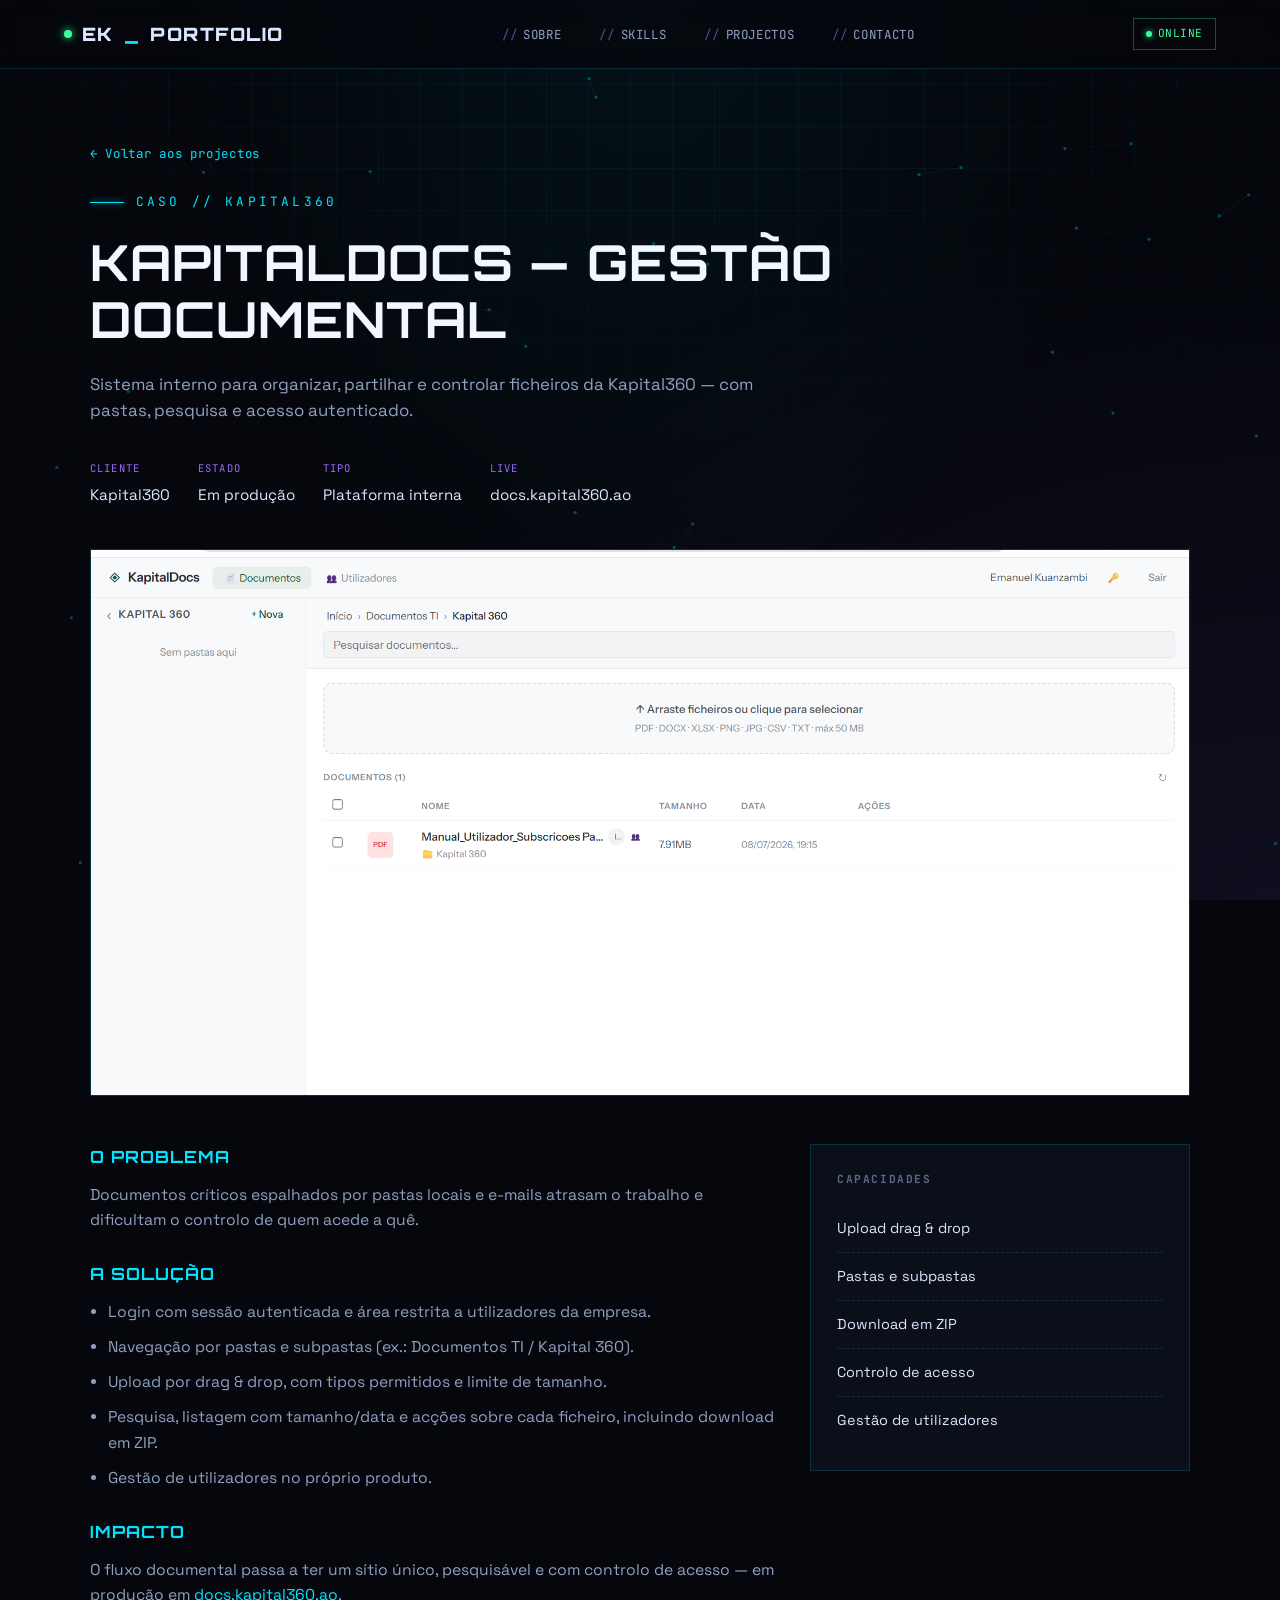
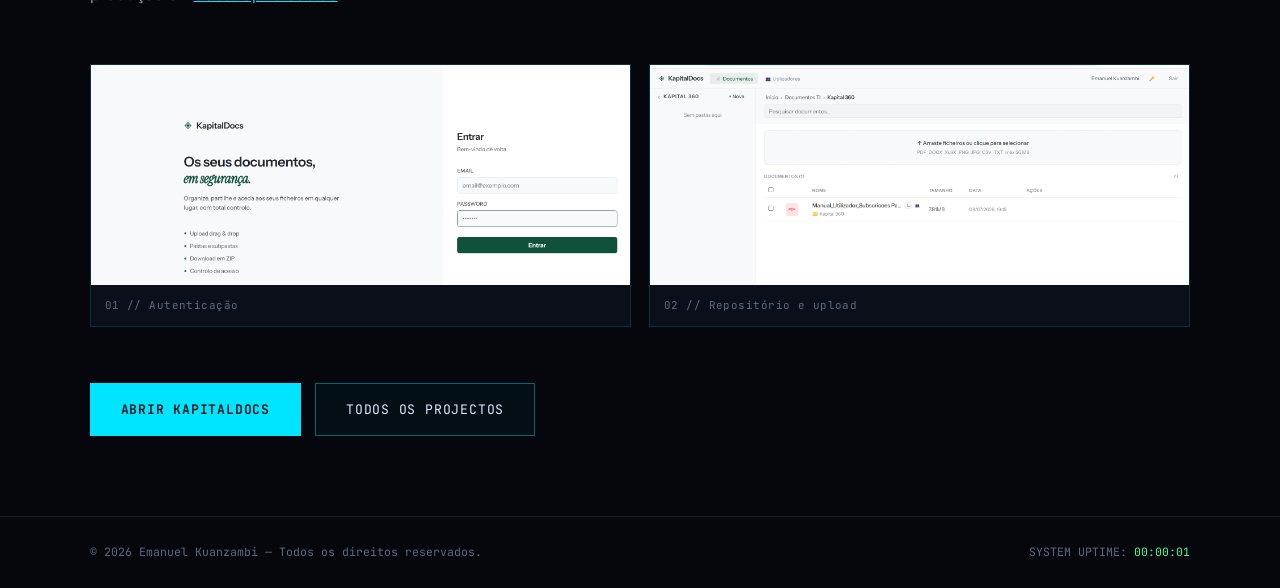
<file: pages/project-kapitaldocs.html>
<!DOCTYPE html>
<html lang="pt">
<head>
<meta charset="UTF-8">
<meta name="viewport" content="width=device-width, initial-scale=1.0">
<title>KapitalDocs — Gestão documental · Emanuel Kuanzambi</title>
<meta name="description" content="Estudo de caso do KapitalDocs, sistema de gestão documental corporativa desenvolvido por Emanuel Kuanzambi para a Kapital360.">
<link rel="icon" type="image/svg+xml" href="data:image/svg+xml,%3Csvg xmlns='http://www.w3.org/2000/svg' viewBox='0 0 32 32'%3E%3Crect width='32' height='32' rx='6' fill='%2305070c'/%3E%3Cpath d='M7 16h6M10 8l8 8-8 8' stroke='%2300e5ff' stroke-width='2.5' stroke-linecap='round' stroke-linejoin='round' fill='none'/%3E%3Crect x='19' y='21' width='6' height='3' fill='%2339ff9c'/%3E%3C/svg%3E">
<link rel="preconnect" href="https://fonts.googleapis.com">
<link rel="preconnect" href="https://fonts.gstatic.com" crossorigin>
<link href="https://fonts.googleapis.com/css2?family=Orbitron:wght@500;700;900&family=Space+Grotesk:wght@400;500;600;700&family=JetBrains+Mono:wght@400;500;600&display=swap" rel="stylesheet">
<link rel="stylesheet" href="../css/styles.css">
</head>
<body>
<canvas id="circuit-bg"></canvas>
<div class="grid-overlay"></div>
<div class="noise-vignette"></div>

<nav>
  <a class="logo" href="../index.html"><span class="dot"></span>EK<span>_</span>PORTFOLIO</a>
  <ul class="nav-links">
    <li><a href="../index.html#about">Sobre</a></li>
    <li><a href="../index.html#skills">Skills</a></li>
    <li><a href="../index.html#projects">Projectos</a></li>
    <li><a href="../index.html#contact">Contacto</a></li>
  </ul>
  <div class="nav-status">ONLINE</div>
  <button class="nav-toggle" id="nav-toggle" aria-label="Abrir menu de navegação">
    <span></span>
    <span></span>
    <span></span>
  </button>
</nav>

<main>
  <article class="case">
    <a class="back-link" href="../index.html#projects">← Voltar aos projectos</a>
    <div class="eyebrow">Caso // Kapital360</div>
    <h1>KapitalDocs — Gestão documental</h1>
    <p class="lede">Sistema interno para organizar, partilhar e controlar ficheiros da Kapital360 — com pastas, pesquisa e acesso autenticado.</p>

    <div class="case-meta">
      <div class="item"><div class="label">Cliente</div><div class="value">Kapital360</div></div>
      <div class="item"><div class="label">Estado</div><div class="value">Em produção</div></div>
      <div class="item"><div class="label">Tipo</div><div class="value">Plataforma interna</div></div>
      <div class="item"><div class="label">Live</div><div class="value">docs.kapital360.ao</div></div>
    </div>

    <figure class="case-hero-img reveal">
      <img src="../img/docs-home.png" alt="Área de documentos do KapitalDocs com pastas e upload">
    </figure>

    <div class="case-layout">
      <div class="case-copy reveal">
        <h2>O problema</h2>
        <p>Documentos críticos espalhados por pastas locais e e-mails atrasam o trabalho e dificultam o controlo de quem acede a quê.</p>
        <h2>A solução</h2>
        <ul>
          <li>Login com sessão autenticada e área restrita a utilizadores da empresa.</li>
          <li>Navegação por pastas e subpastas (ex.: Documentos TI / Kapital 360).</li>
          <li>Upload por drag &amp; drop, com tipos permitidos e limite de tamanho.</li>
          <li>Pesquisa, listagem com tamanho/data e acções sobre cada ficheiro, incluindo download em ZIP.</li>
          <li>Gestão de utilizadores no próprio produto.</li>
        </ul>
        <h2>Impacto</h2>
        <p>O fluxo documental passa a ter um sítio único, pesquisável e com controlo de acesso — em produção em <a href="https://docs.kapital360.ao/" target="_blank" rel="noopener" style="color:var(--cyan)">docs.kapital360.ao</a>.</p>
      </div>
      <aside class="case-aside reveal">
        <h3>Capacidades</h3>
        <div class="mod">Upload drag &amp; drop</div>
        <div class="mod">Pastas e subpastas</div>
        <div class="mod">Download em ZIP</div>
        <div class="mod">Controlo de acesso</div>
        <div class="mod">Gestão de utilizadores</div>
      </aside>
    </div>

    <div class="gallery">
      <figure class="reveal">
        <img src="../img/docs-login.png" alt="Ecrã de login do KapitalDocs">
        <figcaption>01 // Autenticação</figcaption>
      </figure>
      <figure class="reveal">
        <img src="../img/docs-home.png" alt="Listagem de documentos e zona de upload">
        <figcaption>02 // Repositório e upload</figcaption>
      </figure>
    </div>

    <div class="case-cta">
      <a class="btn primary" href="https://docs.kapital360.ao/" target="_blank" rel="noopener">Abrir KapitalDocs</a>
      <a class="btn ghost" href="../index.html#projects">Todos os projectos</a>
    </div>
  </article>
</main>

<footer>
  <div>© <span id="year"></span> Emanuel Kuanzambi — Todos os direitos reservados.</div>
  <div>SYSTEM UPTIME: <span class="uptime" id="uptime">00:00:00</span></div>
</footer>
<script src="../js/app.js"></script>
</body>
</html>
</file>
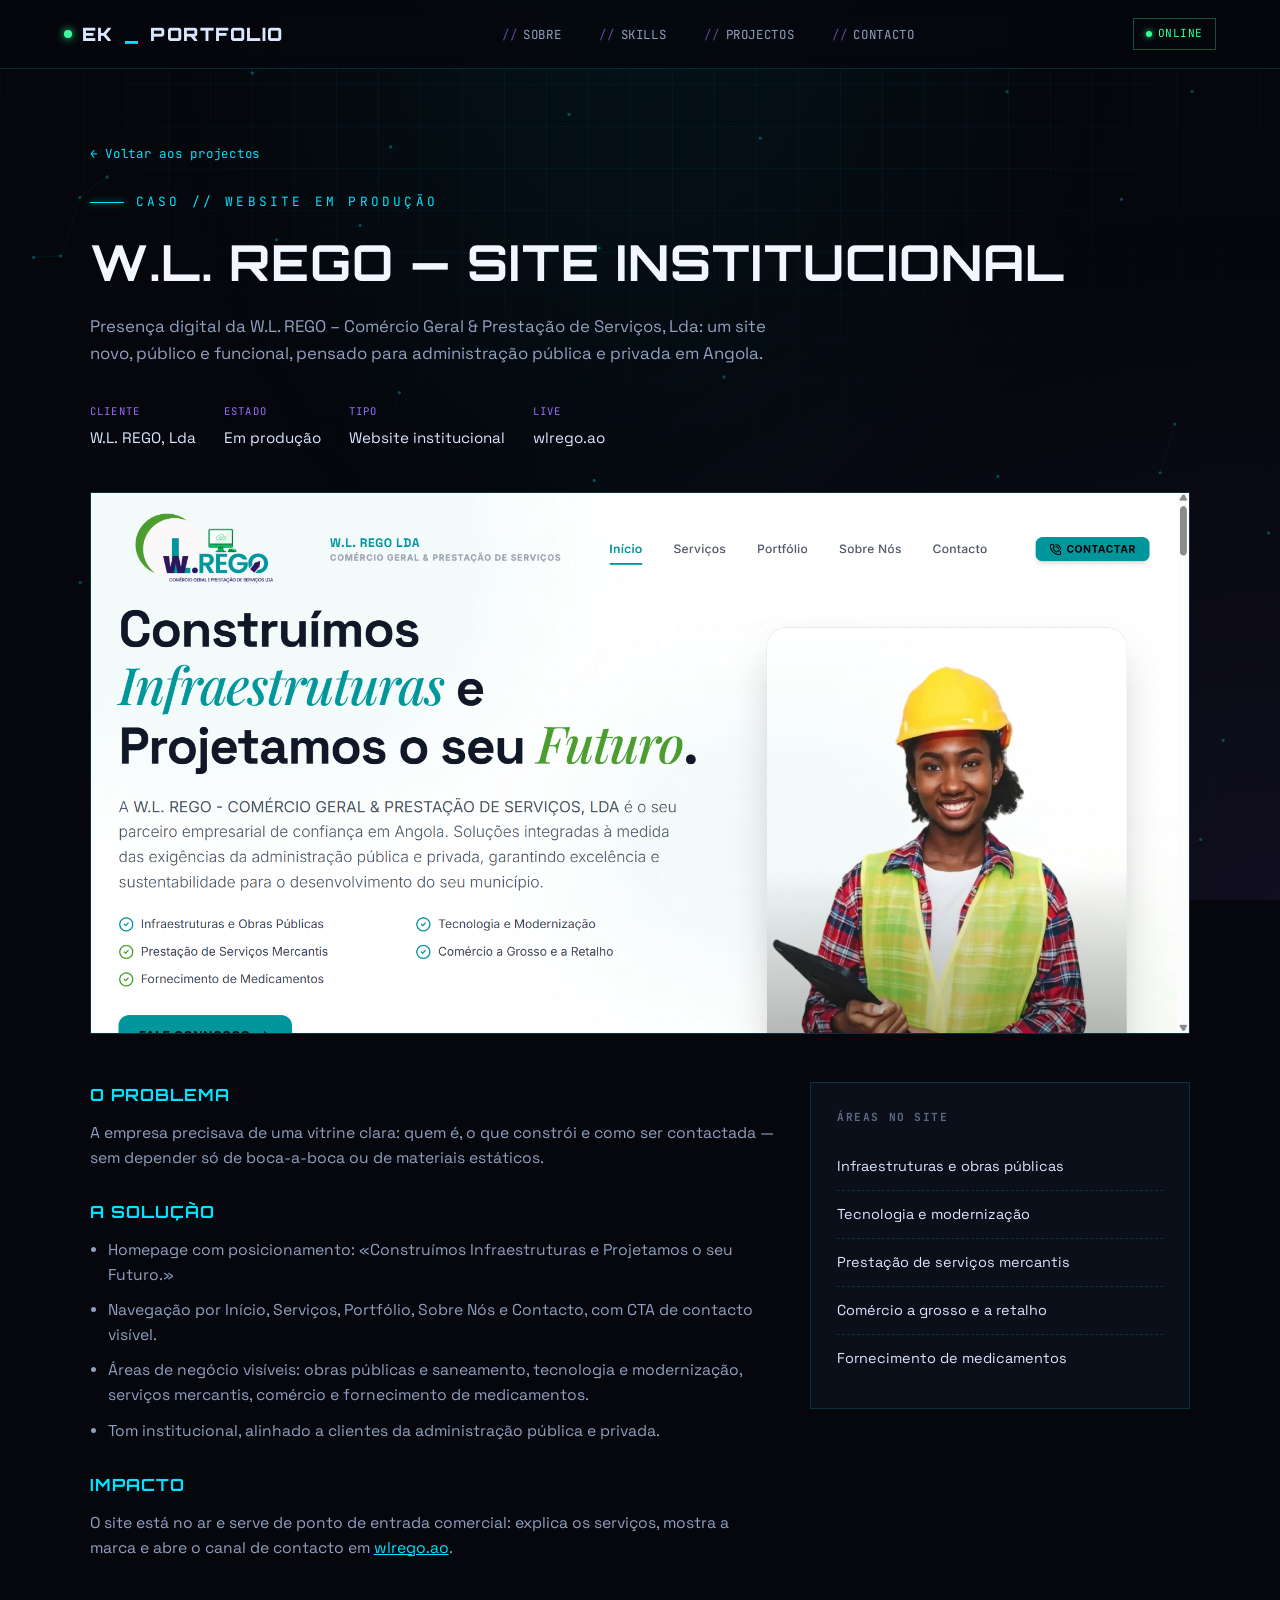
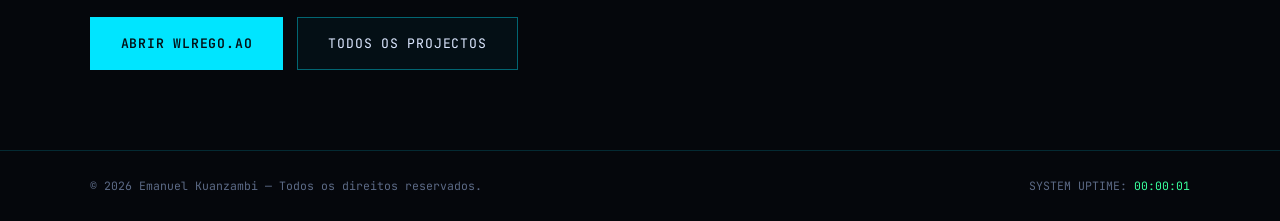
<file: pages/project-wlrego.html>
<!DOCTYPE html>
<html lang="pt">
<head>
<meta charset="UTF-8">
<meta name="viewport" content="width=device-width, initial-scale=1.0">
<title>W.L. REGO — Site institucional · Emanuel Kuanzambi</title>
<meta name="description" content="Website institucional da W.L. REGO desenvolvido por Emanuel Kuanzambi — presença digital moderna para o mercado angolano.">
<link rel="icon" type="image/svg+xml" href="data:image/svg+xml,%3Csvg xmlns='http://www.w3.org/2000/svg' viewBox='0 0 32 32'%3E%3Crect width='32' height='32' rx='6' fill='%2305070c'/%3E%3Cpath d='M7 16h6M10 8l8 8-8 8' stroke='%2300e5ff' stroke-width='2.5' stroke-linecap='round' stroke-linejoin='round' fill='none'/%3E%3Crect x='19' y='21' width='6' height='3' fill='%2339ff9c'/%3E%3C/svg%3E">
<link rel="preconnect" href="https://fonts.googleapis.com">
<link rel="preconnect" href="https://fonts.gstatic.com" crossorigin>
<link href="https://fonts.googleapis.com/css2?family=Orbitron:wght@500;700;900&family=Space+Grotesk:wght@400;500;600;700&family=JetBrains+Mono:wght@400;500;600&display=swap" rel="stylesheet">
<link rel="stylesheet" href="../css/styles.css">
</head>
<body>
<canvas id="circuit-bg"></canvas>
<div class="grid-overlay"></div>
<div class="noise-vignette"></div>

<nav>
  <a class="logo" href="../index.html"><span class="dot"></span>EK<span>_</span>PORTFOLIO</a>
  <ul class="nav-links">
    <li><a href="../index.html#about">Sobre</a></li>
    <li><a href="../index.html#skills">Skills</a></li>
    <li><a href="../index.html#projects">Projectos</a></li>
    <li><a href="../index.html#contact">Contacto</a></li>
  </ul>
  <div class="nav-status">ONLINE</div>
  <button class="nav-toggle" id="nav-toggle" aria-label="Abrir menu de navegação">
    <span></span>
    <span></span>
    <span></span>
  </button>
</nav>

<main>
  <article class="case">
    <a class="back-link" href="../index.html#projects">← Voltar aos projectos</a>
    <div class="eyebrow">Caso // Website em produção</div>
    <h1>W.L. REGO — Site institucional</h1>
    <p class="lede">Presença digital da W.L. REGO – Comércio Geral &amp; Prestação de Serviços, Lda: um site novo, público e funcional, pensado para administração pública e privada em Angola.</p>

    <div class="case-meta">
      <div class="item"><div class="label">Cliente</div><div class="value">W.L. REGO, Lda</div></div>
      <div class="item"><div class="label">Estado</div><div class="value">Em produção</div></div>
      <div class="item"><div class="label">Tipo</div><div class="value">Website institucional</div></div>
      <div class="item"><div class="label">Live</div><div class="value">wlrego.ao</div></div>
    </div>

    <figure class="case-hero-img reveal">
      <img src="../img/wl-rego.png" alt="Página inicial do website da W.L. REGO">
    </figure>

    <div class="case-layout">
      <div class="case-copy reveal">
        <h2>O problema</h2>
        <p>A empresa precisava de uma vitrine clara: quem é, o que constrói e como ser contactada — sem depender só de boca-a-boca ou de materiais estáticos.</p>
        <h2>A solução</h2>
        <ul>
          <li>Homepage com posicionamento: «Construímos Infraestruturas e Projetamos o seu Futuro.»</li>
          <li>Navegação por Início, Serviços, Portfólio, Sobre Nós e Contacto, com CTA de contacto visível.</li>
          <li>Áreas de negócio visíveis: obras públicas e saneamento, tecnologia e modernização, serviços mercantis, comércio e fornecimento de medicamentos.</li>
          <li>Tom institucional, alinhado a clientes da administração pública e privada.</li>
        </ul>
        <h2>Impacto</h2>
        <p>O site está no ar e serve de ponto de entrada comercial: explica os serviços, mostra a marca e abre o canal de contacto em <a href="https://wlrego.ao/" target="_blank" rel="noopener" style="color:var(--cyan)">wlrego.ao</a>.</p>
      </div>
      <aside class="case-aside reveal">
        <h3>Áreas no site</h3>
        <div class="mod">Infraestruturas e obras públicas</div>
        <div class="mod">Tecnologia e modernização</div>
        <div class="mod">Prestação de serviços mercantis</div>
        <div class="mod">Comércio a grosso e a retalho</div>
        <div class="mod">Fornecimento de medicamentos</div>
      </aside>
    </div>

    <div class="case-cta">
      <a class="btn primary" href="https://wlrego.ao/" target="_blank" rel="noopener">Abrir wlrego.ao</a>
      <a class="btn ghost" href="../index.html#projects">Todos os projectos</a>
    </div>
  </article>
</main>

<footer>
  <div>© <span id="year"></span> Emanuel Kuanzambi — Todos os direitos reservados.</div>
  <div>SYSTEM UPTIME: <span class="uptime" id="uptime">00:00:00</span></div>
</footer>
<script src="../js/app.js"></script>
</body>
</html>
</file>
<file: css/styles.css>
:root{
  --bg: #05070c;
  --bg-panel: #0b0f1a;
  --bg-panel-alt: #0e1526;
  --border: rgba(0, 229, 255, 0.16);
  --border-strong: rgba(0, 229, 255, 0.4);
  --cyan: #00e5ff;
  --violet: #9b6bff;
  --amber: #ffb238;
  --green: #39ff9c;
  --text: #dbe7ff;
  --text-dim: #90a0c0;
  --text-muted: #5c6a86;
  --font-display: 'Orbitron', sans-serif;
  --font-body: 'Space Grotesk', sans-serif;
  --font-mono: 'JetBrains Mono', monospace;
}

*{margin:0;padding:0;box-sizing:border-box;}
html{scroll-behavior:smooth;}
body{
  background:var(--bg);
  color:var(--text);
  font-family:var(--font-body);
  overflow-x:hidden;
  line-height:1.6;
}
::selection{background:var(--cyan);color:#000;}

::-webkit-scrollbar{width:10px;}
::-webkit-scrollbar-track{background:var(--bg);}
::-webkit-scrollbar-thumb{background:linear-gradient(var(--cyan),var(--violet));border-radius:0;}

#boot{
  position:fixed;inset:0;z-index:999;background:#03050a;
  display:flex;flex-direction:column;align-items:center;justify-content:center;
  font-family:var(--font-mono);color:var(--green);
  transition:opacity .6s ease, visibility .6s ease;
}
#boot.hide{opacity:0;visibility:hidden;pointer-events:none;}
#boot-log{
  width:min(520px,86vw);font-size:.8rem;line-height:1.9;color:var(--text-dim);min-height:220px;
}
#boot-log .ok{color:var(--green);}
#boot-log .tag{color:var(--cyan);}
#boot-bar{
  width:min(520px,86vw);height:4px;background:#111827;margin-top:18px;overflow:hidden;border:1px solid var(--border);
}
#boot-bar span{display:block;height:100%;width:0%;background:linear-gradient(90deg,var(--cyan),var(--violet));transition:width 1.6s ease;}

#circuit-bg{
  position:fixed;inset:0;z-index:0;opacity:.55;pointer-events:none;
}
.grid-overlay{
  position:fixed;inset:0;z-index:0;pointer-events:none;
  background-image:
    linear-gradient(rgba(0,229,255,.045) 1px, transparent 1px),
    linear-gradient(90deg, rgba(0,229,255,.045) 1px, transparent 1px);
  background-size:42px 42px;
  mask-image:radial-gradient(ellipse 80% 60% at 50% 0%, black 40%, transparent 90%);
}
.noise-vignette{
  position:fixed;inset:0;z-index:0;pointer-events:none;
  background:radial-gradient(ellipse at 50% -10%, rgba(0,229,255,.06), transparent 55%),
             radial-gradient(ellipse at 100% 100%, rgba(155,107,255,.08), transparent 55%);
}

main{position:relative;z-index:1;}

nav{
  position:fixed;top:0;left:0;right:0;z-index:100;
  display:flex;align-items:center;justify-content:space-between;
  padding:18px clamp(20px,5vw,64px);
  background:rgba(5,7,12,.7);backdrop-filter:blur(10px);
  border-bottom:1px solid var(--border);
}
.logo{
  font-family:var(--font-display);font-weight:900;font-size:1.15rem;letter-spacing:.08em;
  color:var(--text);display:flex;align-items:center;gap:10px;text-decoration:none;
}
.logo .dot{width:8px;height:8px;background:var(--green);border-radius:50%;box-shadow:0 0 8px var(--green);animation:pulse 1.8s infinite;}
.logo span{color:var(--cyan);}
@keyframes pulse{0%,100%{opacity:1;}50%{opacity:.35;}}

.nav-links{display:flex;gap:clamp(16px,3vw,38px);list-style:none;}
.nav-links a{
  color:var(--text-dim);text-decoration:none;font-family:var(--font-mono);font-size:.78rem;
  letter-spacing:.05em;text-transform:uppercase;position:relative;transition:color .25s;
}
.nav-links a::before{content:"//";color:var(--violet);margin-right:6px;opacity:.6;}
.nav-links a:hover{color:var(--cyan);}
.nav-status{
  font-family:var(--font-mono);font-size:.7rem;color:var(--green);display:flex;align-items:center;gap:6px;
  border:1px solid rgba(57,255,156,.3);padding:6px 12px;letter-spacing:.05em;
}
.nav-status::before{content:"";width:6px;height:6px;background:var(--green);border-radius:50%;box-shadow:0 0 6px var(--green);}

.hero{
  min-height:100vh;display:flex;flex-direction:column;align-items:flex-start;justify-content:center;
  padding:120px clamp(20px,7vw,90px) 60px;position:relative;
}
.eyebrow{
  font-family:var(--font-mono);font-size:.8rem;color:var(--cyan);letter-spacing:.25em;text-transform:uppercase;
  margin-bottom:22px;display:flex;align-items:center;gap:12px;
}
.eyebrow::before{content:"";width:34px;height:1px;background:var(--cyan);box-shadow:0 0 6px var(--cyan);}

.hero h1{
  font-family:var(--font-display);font-weight:900;
  font-size:clamp(2.4rem,7vw,5.4rem);letter-spacing:.01em;line-height:1.1;
  text-transform:uppercase;position:relative;color:#f2f7ff;
  display:flex;align-items:center;gap:clamp(10px,2vw,28px);white-space:nowrap;
}
.hero h1 .glitch-wrap{position:relative;display:inline-block;}
.hero h1 .glitch-wrap::before,
.hero h1 .glitch-wrap::after{
  content:attr(data-text);position:absolute;top:0;left:0;width:100%;overflow:hidden;
  clip-path:inset(0 0 0 0);
}
.hero h1 .glitch-wrap::before{color:var(--cyan);z-index:-1;animation:glitchTop 5s infinite linear;}
.hero h1 .glitch-wrap::after{color:var(--violet);z-index:-2;animation:glitchBot 6s infinite linear;}
@keyframes glitchTop{
  0%,92%,100%{transform:translate(0,0);clip-path:inset(0 0 95% 0);opacity:0;}
  93%{transform:translate(-3px,-2px);clip-path:inset(10% 0 60% 0);opacity:.8;}
  95%{transform:translate(3px,1px);clip-path:inset(50% 0 20% 0);opacity:.8;}
  97%{transform:translate(-2px,0);clip-path:inset(0 0 95% 0);opacity:0;}
}
@keyframes glitchBot{
  0%,90%,100%{transform:translate(0,0);clip-path:inset(80% 0 0 0);opacity:0;}
  91%{transform:translate(3px,2px);clip-path:inset(70% 0 5% 0);opacity:.7;}
  94%{transform:translate(-3px,-1px);clip-path:inset(30% 0 40% 0);opacity:.7;}
  96%{transform:translate(2px,0);clip-path:inset(80% 0 0 0);opacity:0;}
}

.astro-container{
  flex-shrink:0;width:clamp(64px,8vw,100px);height:clamp(64px,8vw,100px);
  animation:astroFloat 4s ease-in-out infinite;
}
@keyframes astroFloat{
  0%,100%{transform:translateY(0) rotate(-3deg);}
  25%{transform:translateY(-6px) rotate(-1deg);}
  50%{transform:translateY(-12px) rotate(3deg);}
  75%{transform:translateY(-4px) rotate(1deg);}
}
@media (max-width:600px){
  .astro-container{width:48px;height:48px;}
}

.role-line{
  margin-top:26px;font-family:var(--font-mono);font-size:clamp(1rem,2.2vw,1.35rem);color:var(--text-dim);
  display:flex;align-items:center;gap:10px;min-height:1.6em;
}
.role-line .prompt{color:var(--green);}
.role-line #role-text{color:var(--cyan);}
.role-line .cursor{display:inline-block;width:.55em;height:1.1em;background:var(--cyan);animation:blink 1s steps(1) infinite;}
@keyframes blink{50%{opacity:0;}}

.hero p.tagline{
  margin-top:24px;max-width:640px;color:var(--text-dim);font-size:1.02rem;
}
.hero-ctas{display:flex;gap:16px;margin-top:40px;flex-wrap:wrap;}
.btn{
  font-family:var(--font-mono);font-size:.82rem;letter-spacing:.06em;text-transform:uppercase;
  padding:15px 30px;text-decoration:none;position:relative;transition:.25s;border:1px solid var(--border-strong);
  color:var(--text);background:rgba(0,229,255,.04);display:inline-block;
}
.btn.primary{background:var(--cyan);color:#031015;border-color:var(--cyan);font-weight:600;}
.btn.primary:hover{box-shadow:0 0 24px rgba(0,229,255,.5);transform:translateY(-2px);}
.btn.ghost:hover{border-color:var(--cyan);color:var(--cyan);box-shadow:0 0 16px rgba(0,229,255,.2);transform:translateY(-2px);}
.btn.sm{padding:10px 16px;font-size:.72rem;}

.hero-stats{
  display:flex;gap:clamp(20px,5vw,56px);margin-top:64px;flex-wrap:wrap;
}
.hero-stats .stat b{
  display:block;font-family:var(--font-display);font-size:1.7rem;color:var(--cyan);
}
.hero-stats .stat span{font-family:var(--font-mono);font-size:.72rem;color:var(--text-muted);text-transform:uppercase;letter-spacing:.08em;}

.scroll-cue{
  position:absolute;bottom:36px;left:50%;transform:translateX(-50%);
  font-family:var(--font-mono);font-size:.68rem;color:var(--text-muted);letter-spacing:.15em;
  display:flex;flex-direction:column;align-items:center;gap:8px;text-transform:uppercase;
}
.scroll-cue .line{width:1px;height:34px;background:linear-gradient(var(--cyan),transparent);animation:scrollmove 1.8s infinite;}
@keyframes scrollmove{0%{opacity:0;transform:scaleY(.3);transform-origin:top;}50%{opacity:1;transform:scaleY(1);}100%{opacity:0;transform:scaleY(.3);transform-origin:bottom;}}

section{padding:130px clamp(20px,7vw,90px);position:relative;}
.section-head{margin-bottom:64px;max-width:760px;}
.section-tag{
  font-family:var(--font-mono);font-size:.76rem;color:var(--violet);letter-spacing:.25em;text-transform:uppercase;
  display:flex;align-items:center;gap:10px;margin-bottom:16px;
}
.section-tag::before{content:"";width:22px;height:1px;background:var(--violet);}
.section-head h2{
  font-family:var(--font-display);font-weight:700;font-size:clamp(1.8rem,4vw,2.7rem);
  text-transform:uppercase;color:#f2f7ff;letter-spacing:.02em;
}
.section-head p{margin-top:18px;color:var(--text-dim);font-size:1rem;max-width:620px;}

.reveal{opacity:0;transform:translateY(28px);transition:opacity .7s ease, transform .7s ease;}
.reveal.in{opacity:1;transform:translateY(0);}

.about-grid{
  display:grid;grid-template-columns:1.3fr .9fr;gap:36px;align-items:start;
}
.terminal{
  background:var(--bg-panel);border:1px solid var(--border);
}
.terminal-head{
  display:flex;align-items:center;gap:8px;padding:12px 16px;border-bottom:1px solid var(--border);
  background:var(--bg-panel-alt);
}
.terminal-head span{width:11px;height:11px;border-radius:50%;display:inline-block;}
.terminal-head span:nth-child(1){background:#ff5f57;}
.terminal-head span:nth-child(2){background:#febc2e;}
.terminal-head span:nth-child(3){background:#28c840;}
.terminal-head b{
  margin-left:10px;font-family:var(--font-mono);font-size:.72rem;color:var(--text-muted);font-weight:400;
}
.terminal-body{padding:28px clamp(18px,3vw,34px);font-family:var(--font-mono);font-size:.92rem;}
.terminal-body .line{margin-bottom:14px;color:var(--text-dim);}
.terminal-body .line .p1{color:var(--green);}
.terminal-body .line .p2{color:var(--cyan);}
.terminal-body .out{color:var(--text);padding-left:0;margin-bottom:22px;}
.terminal-body .comment{color:var(--text-muted);}

.info-panel{
  border:1px solid var(--border);background:var(--bg-panel);padding:28px;display:flex;flex-direction:column;gap:22px;
}
.info-row{border-bottom:1px dashed var(--border);padding-bottom:16px;}
.info-row:last-child{border-bottom:none;padding-bottom:0;}
.info-row .label{font-family:var(--font-mono);font-size:.68rem;color:var(--violet);text-transform:uppercase;letter-spacing:.1em;margin-bottom:6px;}
.info-row .value{font-family:var(--font-display);font-size:1.05rem;color:var(--text);}
.info-row .value.small{font-family:var(--font-body);font-size:.92rem;color:var(--text-dim);}

.skills-grid{display:grid;grid-template-columns:repeat(auto-fit,minmax(260px,1fr));gap:24px;}
.skill-module{
  border:1px solid var(--border);background:var(--bg-panel);padding:26px;position:relative;overflow:hidden;
  transition:border-color .3s, transform .3s;
}
.skill-module::after{
  content:"";position:absolute;top:0;left:-100%;width:100%;height:2px;
  background:linear-gradient(90deg,transparent,var(--cyan),transparent);transition:left .8s;
}
.skill-module:hover{border-color:var(--border-strong);transform:translateY(-4px);}
.skill-module:hover::after{left:100%;}
.skill-module .mod-id{font-family:var(--font-mono);font-size:.68rem;color:var(--text-muted);letter-spacing:.1em;}
.skill-module h3{
  font-family:var(--font-display);font-size:1rem;text-transform:uppercase;color:var(--cyan);margin:10px 0 18px;
  letter-spacing:.04em;
}
.tag-list{display:flex;flex-wrap:wrap;gap:8px;}
.tag-list span{
  font-family:var(--font-mono);font-size:.74rem;padding:6px 12px;border:1px solid var(--border);color:var(--text-dim);
  background:rgba(0,229,255,.03);transition:.25s;
}
.tag-list span:hover{color:var(--cyan);border-color:var(--cyan);box-shadow:0 0 10px rgba(0,229,255,.25);}

.projects-grid{
  display:grid;
  grid-template-columns:repeat(auto-fit,minmax(320px,1fr));
  gap:28px;
}
.project-card{
  border:1px solid var(--border);background:var(--bg-panel);display:flex;flex-direction:column;
  transition:transform .4s cubic-bezier(0.175, 0.885, 0.32, 1.275), box-shadow .4s, border-color .4s;
  position:relative;overflow:hidden;
}
.project-card::before{
  content:"";position:absolute;inset:0;background:radial-gradient(800px circle at var(--mouse-x, 0) var(--mouse-y, 0), rgba(0,229,255,0.06), transparent 40%);opacity:0;transition:opacity 0.5s;pointer-events:none;z-index:1;
}
.project-card:hover::before{opacity:1;}
.project-card:hover{transform:translateY(-8px) scale(1.02);border-color:var(--border-strong);box-shadow:0 20px 60px rgba(0,229,255,.12), 0 0 20px rgba(0,229,255,.05) inset;}
.project-card .p-head{
  display:flex;align-items:center;gap:8px;padding:12px 16px;border-bottom:1px solid var(--border);background:var(--bg-panel-alt);
}
.project-card .p-head span.dot-win{width:10px;height:10px;border-radius:50%;background:var(--text-muted);transition:0.3s;}
.project-card:hover .p-head span.red{background:#ff5f57;box-shadow:0 0 8px #ff5f57;}
.project-card:hover .p-head span.yellow{background:#febc2e;box-shadow:0 0 8px #febc2e;}
.project-card:hover .p-head span.green{background:#28c840;box-shadow:0 0 8px #28c840;}
.project-card .p-head b{
  font-family:var(--font-mono);font-size:.7rem;color:var(--green);margin-left:auto;letter-spacing:.05em;text-shadow:0 0 5px rgba(57,255,156,.3);
}
.project-card .p-body{padding:26px;flex:1;display:flex;flex-direction:column;position:relative;z-index:2;}
.project-card h3{font-family:var(--font-display);font-size:1.1rem;color:var(--text);text-transform:uppercase;margin-bottom:12px;letter-spacing:.02em;transition:color 0.3s;}
.project-card:hover h3{color:var(--cyan);text-shadow:0 0 8px rgba(0,229,255,.3);}
.project-card p{color:var(--text-dim);font-size:.92rem;flex:1;line-height:1.7;}
.project-card .p-tags{display:flex;flex-wrap:wrap;gap:8px;margin-top:20px;}
.project-card .p-tags span{
  font-family:var(--font-mono);font-size:.68rem;color:var(--violet);border:1px solid rgba(155,107,255,.3);padding:4px 10px;border-radius:4px;transition:0.3s;background:rgba(155,107,255,.05);
}
.project-card:hover .p-tags span{border-color:var(--violet);box-shadow:0 0 10px rgba(155,107,255,.2);background:rgba(155,107,255,.1);}

.p-preview{
  display:block;height:188px;overflow:hidden;position:relative;
  background:linear-gradient(160deg, #0e1526, #05070c);
  border-bottom:1px solid var(--border);
}
.p-preview img{
  width:100%;height:100%;object-fit:cover;object-position:top center;
  transition:transform .55s ease;
}
.project-card:hover .p-preview img{transform:scale(1.06);}
.p-preview.placeholder{
  display:flex;align-items:center;justify-content:center;
  font-family:var(--font-display);font-size:1.6rem;letter-spacing:.12em;color:var(--cyan);
  opacity:.55;
}
.p-badge{
  position:absolute;top:12px;left:12px;z-index:3;
  font-family:var(--font-mono);font-size:.65rem;letter-spacing:.14em;text-transform:uppercase;
  background:var(--amber);color:#1a1200;padding:6px 10px;font-weight:700;
}
.p-actions{display:flex;flex-wrap:wrap;gap:10px;margin-top:22px;}

.project-card.featured{
  grid-column:1 / -1;
  display:grid;
  grid-template-columns:1.15fr .85fr;
  border-color:rgba(255,178,56,.35);
  box-shadow:0 0 0 1px rgba(255,178,56,.12), 0 24px 80px rgba(155,107,255,.08);
}
.project-card.featured:hover{
  transform:translateY(-6px);
  border-color:rgba(255,178,56,.55);
  box-shadow:0 24px 80px rgba(255,178,56,.12), 0 0 30px rgba(0,229,255,.08) inset;
}
.project-card.featured .featured-media{
  position:relative;min-height:340px;border-right:1px solid var(--border);
  background:#070b14;
}
.project-card.featured .featured-media img.main{
  width:100%;height:70%;object-fit:cover;object-position:top;display:block;
}
.project-card.featured .p-thumbs{
  display:grid;grid-template-columns:1fr 1fr;height:30%;
}
.project-card.featured .p-thumbs img{
  width:100%;height:100%;object-fit:cover;object-position:top;border-top:1px solid var(--border);
}
.project-card.featured .p-thumbs img:last-child{border-left:1px solid var(--border);}
.project-card.featured .featured-copy{
  display:flex;flex-direction:column;position:relative;z-index:2;
}
.project-card.featured .p-body{padding:32px;}
.project-card.featured h3{font-size:clamp(1.2rem,2.2vw,1.55rem);}
.project-card.featured .p-kicker{
  font-family:var(--font-mono);font-size:.72rem;color:var(--amber);letter-spacing:.16em;text-transform:uppercase;margin-bottom:10px;
}

.contact-panel{
  border:1px solid var(--border);background:var(--bg-panel);padding:clamp(30px,5vw,64px);
  display:grid;grid-template-columns:1.1fr 1fr;gap:50px;align-items:center;position:relative;overflow:hidden;
}
.contact-panel::before{
  content:"";position:absolute;inset:0;
  background:radial-gradient(circle at 85% 20%, rgba(0,229,255,.08), transparent 45%);
  pointer-events:none;
}
.contact-left h2{
  font-family:var(--font-display);font-size:clamp(1.6rem,3.4vw,2.3rem);text-transform:uppercase;color:#f2f7ff;line-height:1.2;
}
.contact-left p{margin-top:18px;color:var(--text-dim);max-width:440px;}
.contact-left .btn{margin-top:32px;display:inline-block;}

.connect-list{display:flex;flex-direction:column;gap:14px;}
.connect-item{
  display:flex;align-items:center;justify-content:space-between;gap:14px;
  border:1px solid var(--border);padding:18px 20px;text-decoration:none;color:var(--text);
  background:rgba(255,255,255,.015);transition:.25s;font-family:var(--font-mono);
}
.connect-item:hover{border-color:var(--cyan);background:rgba(0,229,255,.05);transform:translateX(4px);}
.connect-item .c-label{display:flex;flex-direction:column;gap:4px;}
.connect-item .c-label small{color:var(--text-muted);font-size:.66rem;letter-spacing:.1em;text-transform:uppercase;}
.connect-item .c-label b{font-family:var(--font-body);font-weight:600;font-size:.95rem;color:var(--text);}
.connect-item .arrow{color:var(--cyan);font-size:1.1rem;}

footer{
  border-top:1px solid var(--border);padding:26px clamp(20px,7vw,90px);
  display:flex;justify-content:space-between;align-items:center;flex-wrap:wrap;gap:12px;
  font-family:var(--font-mono);font-size:.72rem;color:var(--text-muted);position:relative;z-index:1;
}
footer .uptime{color:var(--green);}

.case{
  padding:140px clamp(20px,7vw,90px) 80px;
}
.back-link{
  font-family:var(--font-mono);font-size:.78rem;color:var(--cyan);text-decoration:none;letter-spacing:.06em;
  display:inline-flex;align-items:center;gap:8px;margin-bottom:28px;
}
.back-link:hover{text-shadow:0 0 10px rgba(0,229,255,.4);}
.case h1{
  font-family:var(--font-display);font-weight:700;
  font-size:clamp(1.8rem,4.2vw,3.1rem);text-transform:uppercase;color:#f2f7ff;line-height:1.15;letter-spacing:.02em;
}
.case .lede{
  margin-top:22px;max-width:720px;color:var(--text-dim);font-size:1.05rem;
}
.case-meta{
  display:flex;flex-wrap:wrap;gap:28px;margin:36px 0 42px;
}
.case-meta .item .label{
  font-family:var(--font-mono);font-size:.66rem;color:var(--violet);letter-spacing:.12em;text-transform:uppercase;margin-bottom:6px;
}
.case-meta .item .value{color:var(--text);font-size:.95rem;}
.case-hero-img{
  border:1px solid var(--border);background:var(--bg-panel);overflow:hidden;margin-bottom:48px;
}
.case-hero-img img{width:100%;display:block;max-height:560px;object-fit:cover;object-position:top;}
.case-layout{
  display:grid;grid-template-columns:1.35fr .75fr;gap:36px;align-items:start;margin-bottom:56px;
}
.case-copy h2{
  font-family:var(--font-display);font-size:1.05rem;text-transform:uppercase;color:var(--cyan);letter-spacing:.06em;margin:28px 0 12px;
}
.case-copy h2:first-child{margin-top:0;}
.case-copy p,.case-copy li{color:var(--text-dim);font-size:.98rem;}
.case-copy ul{padding-left:18px;display:flex;flex-direction:column;gap:10px;}
.case-aside{
  border:1px solid var(--border);background:var(--bg-panel);padding:26px;
}
.case-aside h3{
  font-family:var(--font-mono);font-size:.7rem;color:var(--text-muted);letter-spacing:.14em;text-transform:uppercase;margin-bottom:16px;
}
.case-aside .mod{
  border-bottom:1px dashed var(--border);padding:12px 0;font-size:.9rem;color:var(--text);
}
.case-aside .mod:last-child{border-bottom:none;}
.gallery{
  display:grid;grid-template-columns:repeat(auto-fit,minmax(280px,1fr));gap:18px;
}
.gallery figure{
  border:1px solid var(--border);background:var(--bg-panel);overflow:hidden;
}
.gallery img{width:100%;height:220px;object-fit:cover;object-position:top;display:block;}
.gallery figcaption{
  font-family:var(--font-mono);font-size:.68rem;color:var(--text-muted);padding:12px 14px;letter-spacing:.04em;
}
.case-cta{
  margin-top:56px;display:flex;flex-wrap:wrap;gap:14px;
}

.nav-toggle{
  display:none;
  background:rgba(0,229,255,.05);
  border:1px solid var(--border);
  padding:10px 12px;
  cursor:pointer;
  flex-direction:column;
  gap:5px;
  border-radius:2px;
  transition:.25s;
}
.nav-toggle:hover{
  border-color:var(--cyan);
  box-shadow:0 0 10px rgba(0,229,255,.2);
}
.nav-toggle span{
  display:block;
  width:20px;
  height:2px;
  background:var(--cyan);
  transition:transform .3s ease, opacity .3s ease;
}

@media (max-width:900px){
  .about-grid{grid-template-columns:1fr;}
  .contact-panel{grid-template-columns:1fr;}
  .nav-toggle{display:flex;}
  .nav-links{
    display:flex;
    flex-direction:column;
    position:absolute;
    top:100%;
    left:0;
    right:0;
    background:rgba(7,11,20,0.97);
    backdrop-filter:blur(18px);
    border-bottom:1px solid var(--border);
    padding:22px 28px;
    gap:18px;
    transform:translateY(-12px);
    opacity:0;
    pointer-events:none;
    transition:all .3s cubic-bezier(0.16, 1, 0.3, 1);
  }
  nav.nav-open .nav-links{
    transform:translateY(0);
    opacity:1;
    pointer-events:auto;
    box-shadow:0 16px 40px rgba(0,0,0,0.7);
  }
  nav.nav-open .nav-toggle span:nth-child(1){transform:translateY(7px) rotate(45deg);}
  nav.nav-open .nav-toggle span:nth-child(2){opacity:0;}
  nav.nav-open .nav-toggle span:nth-child(3){transform:translateY(-7px) rotate(-45deg);}
  .nav-status{display:none;}
  .project-card.featured{grid-template-columns:1fr;}
  .project-card.featured .featured-media{min-height:auto;border-right:none;border-bottom:1px solid var(--border);}
  .project-card.featured .featured-media img.main{height:220px;}
  .project-card.featured .p-thumbs{height:110px;}
  .case-layout{grid-template-columns:1fr;}
  .hero h1{white-space:normal;}
}

@media (prefers-reduced-motion: reduce){
  *{animation-duration:.001ms !important;animation-iteration-count:1 !important;transition-duration:.001ms !important;scroll-behavior:auto !important;}
}

a:focus-visible, button:focus-visible{outline:2px solid var(--cyan);outline-offset:3px;}
</file>
